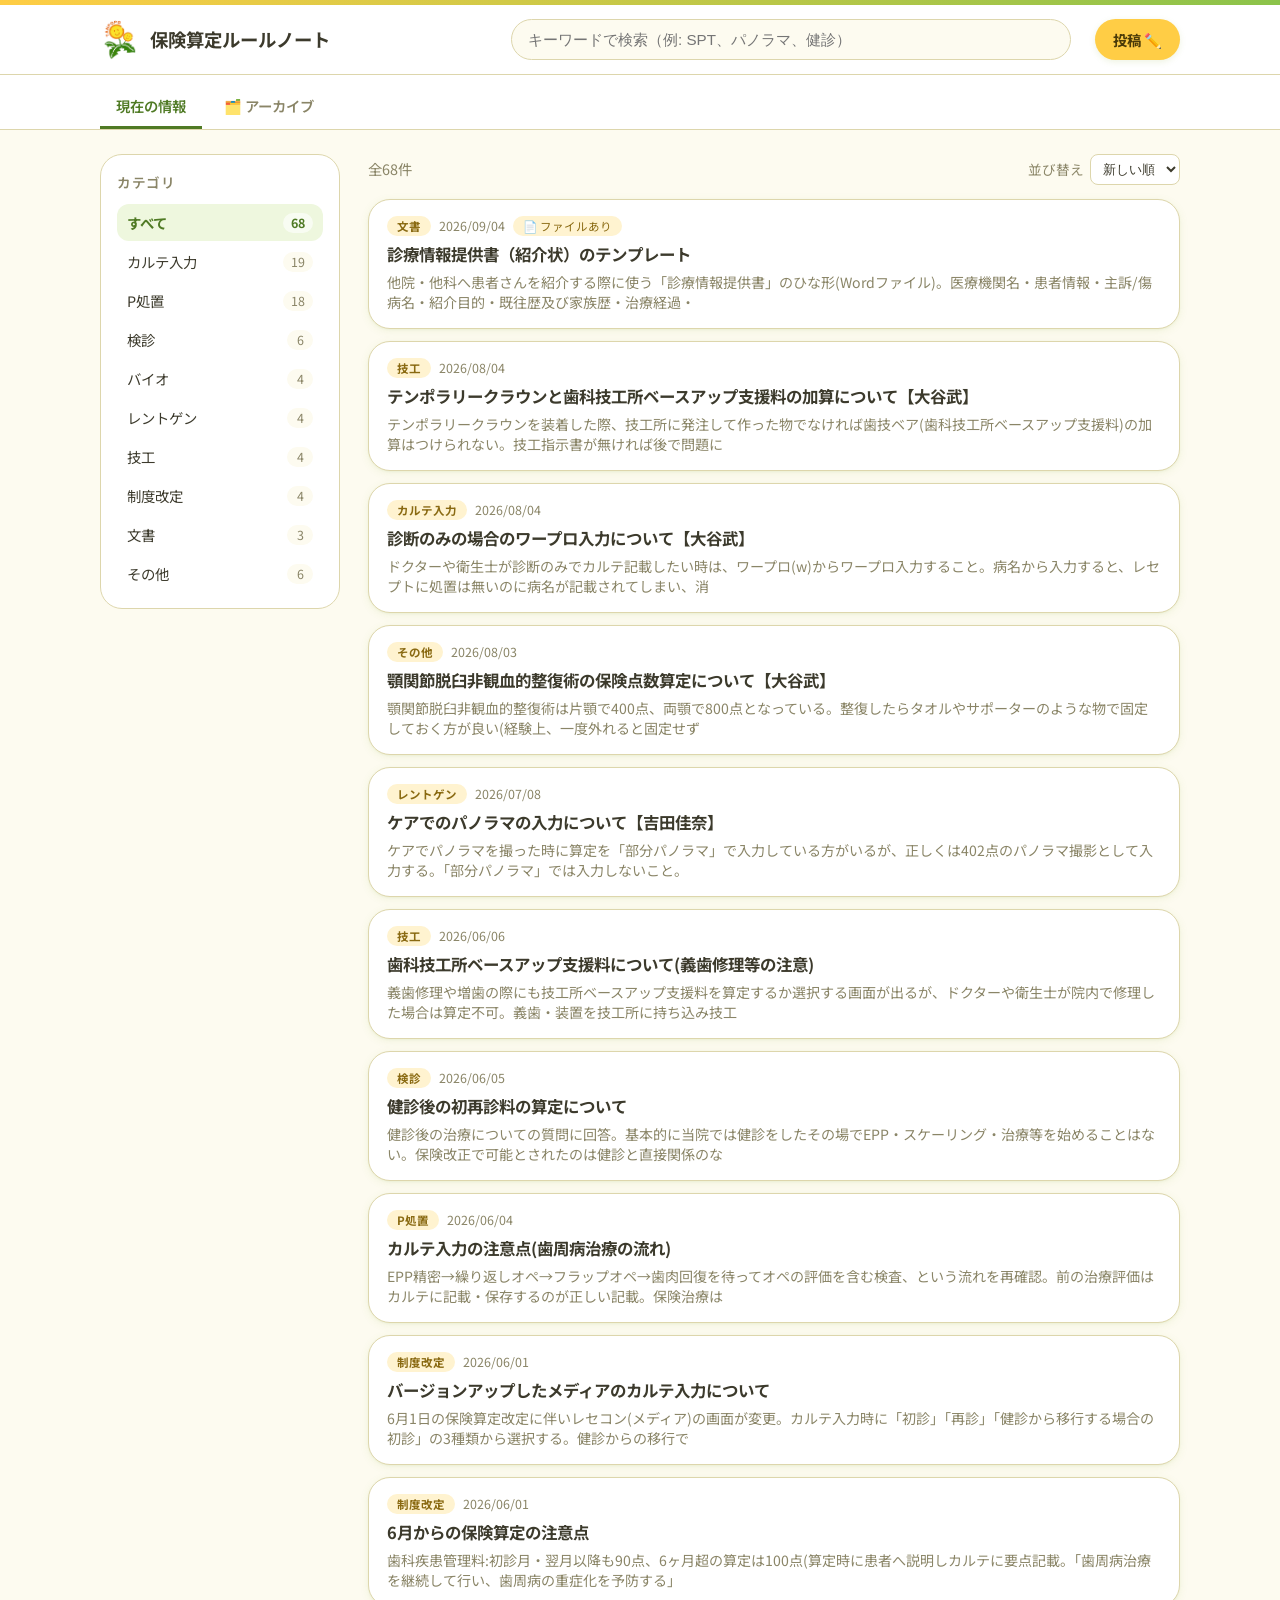
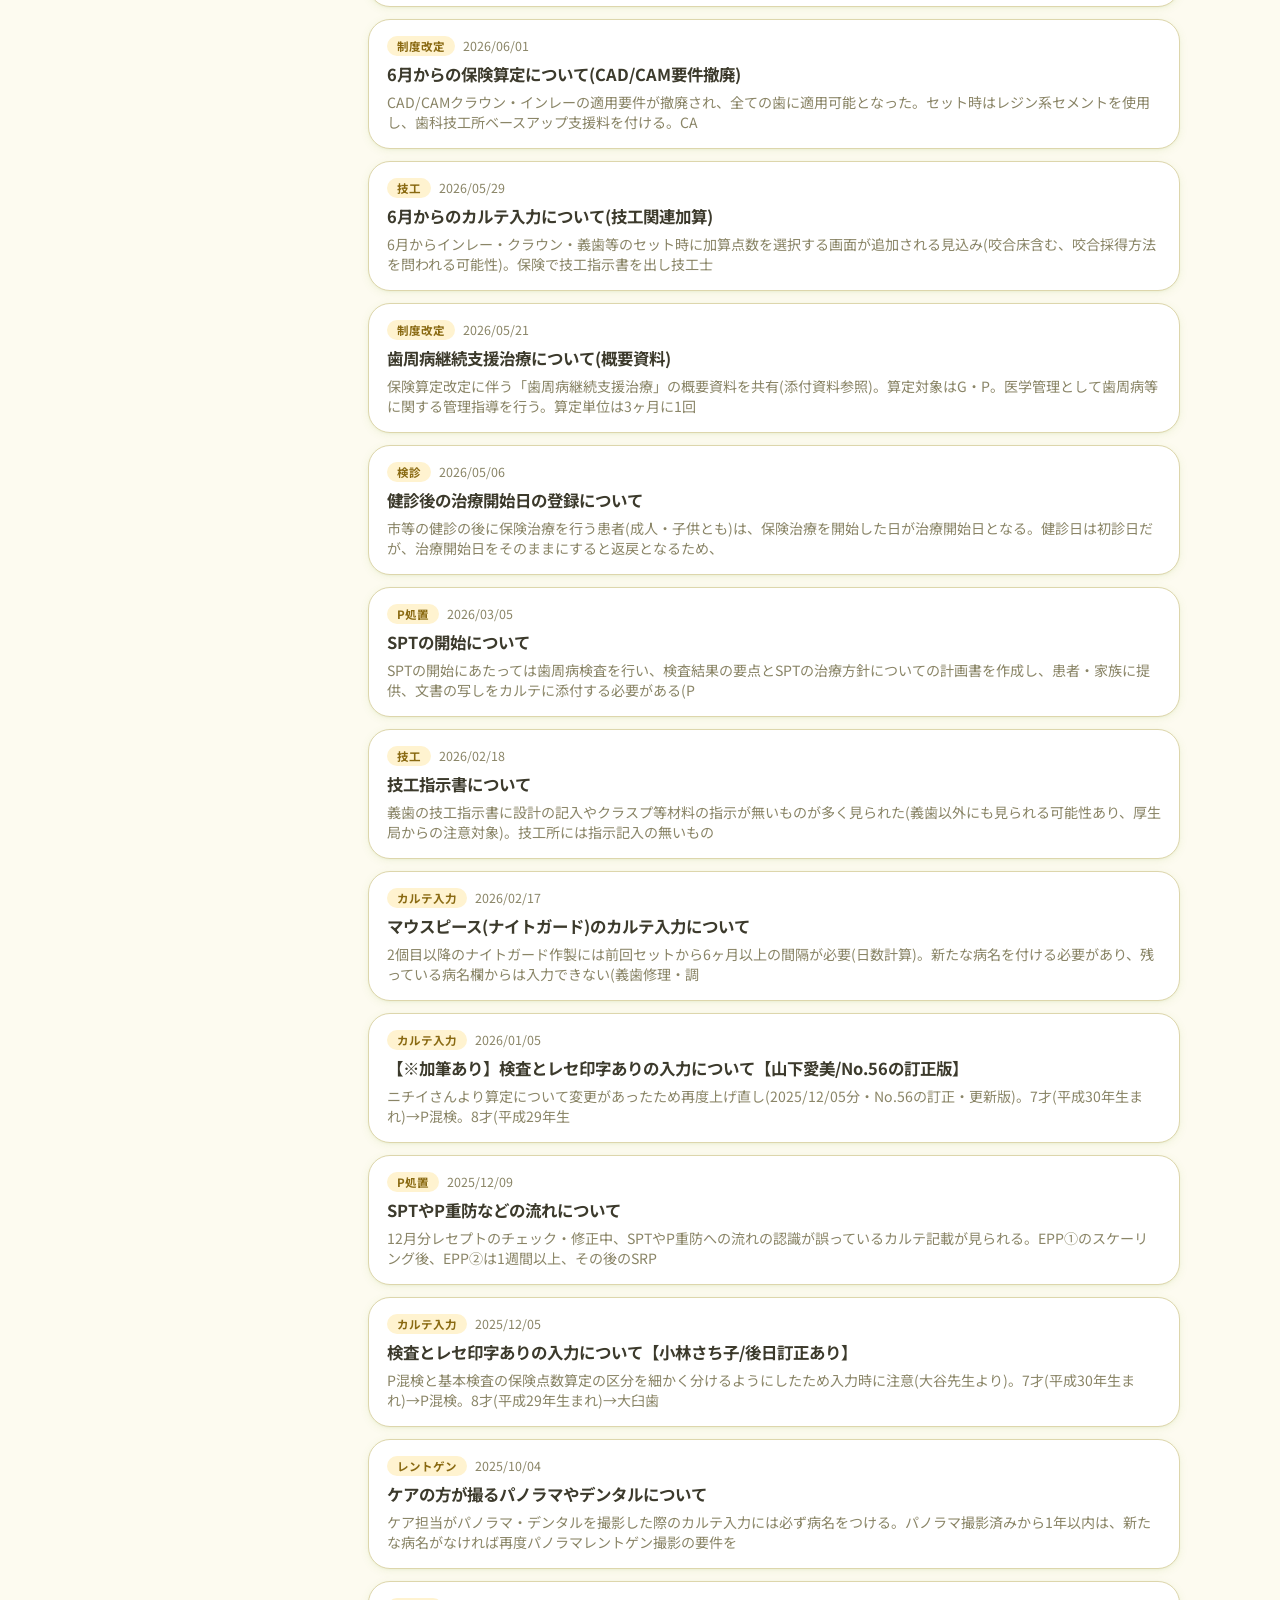
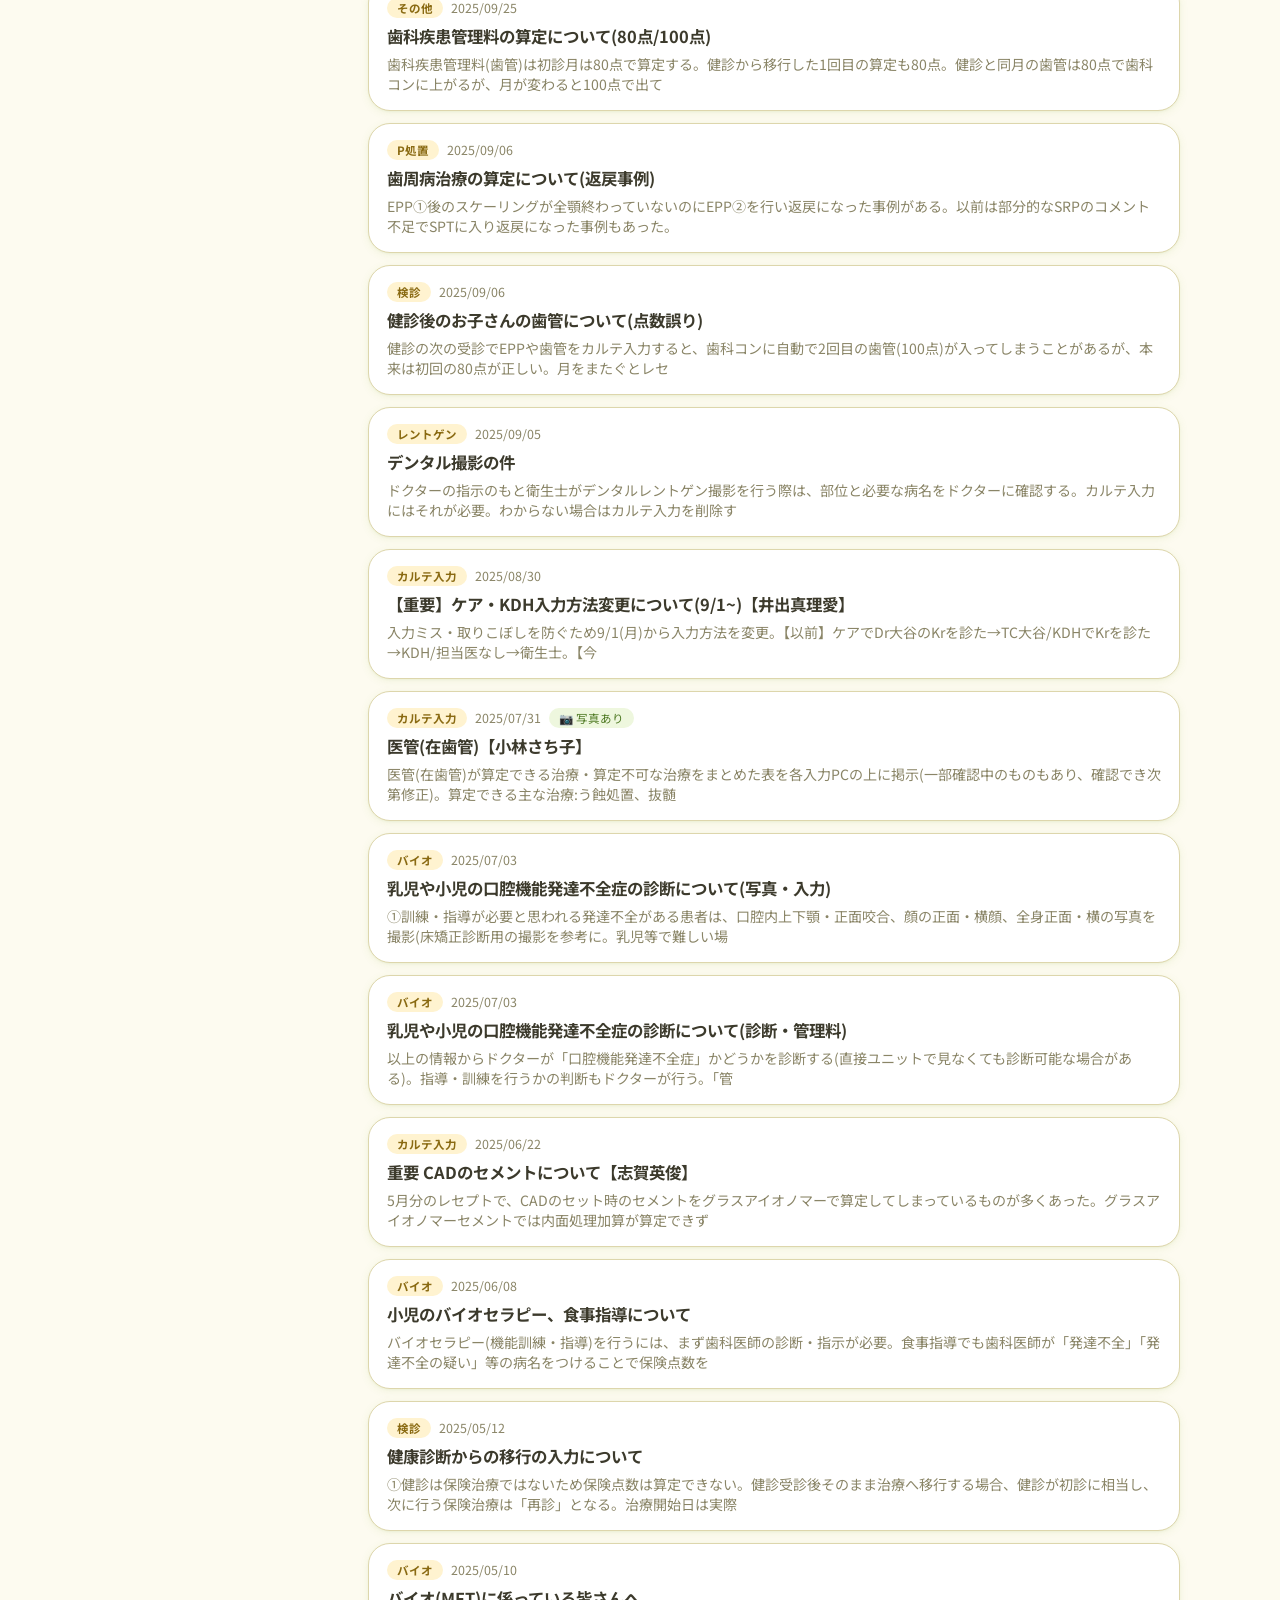
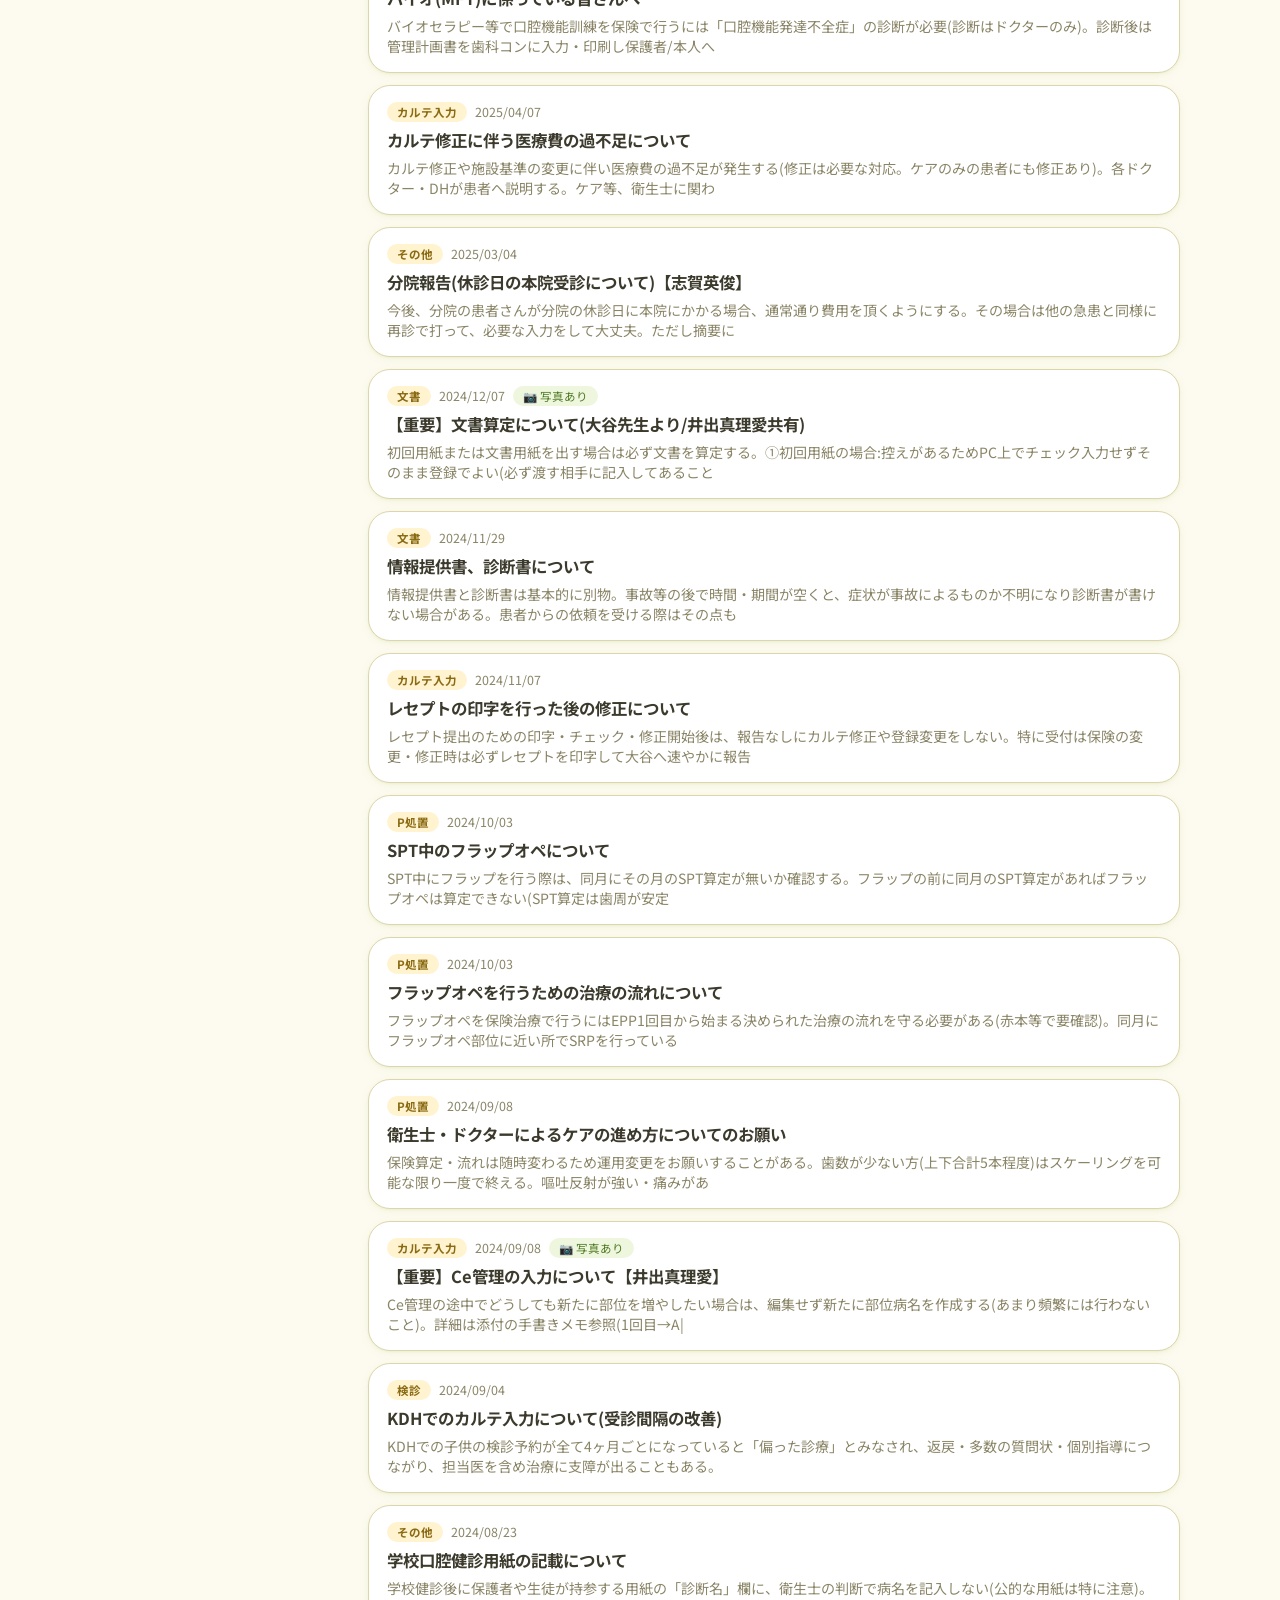
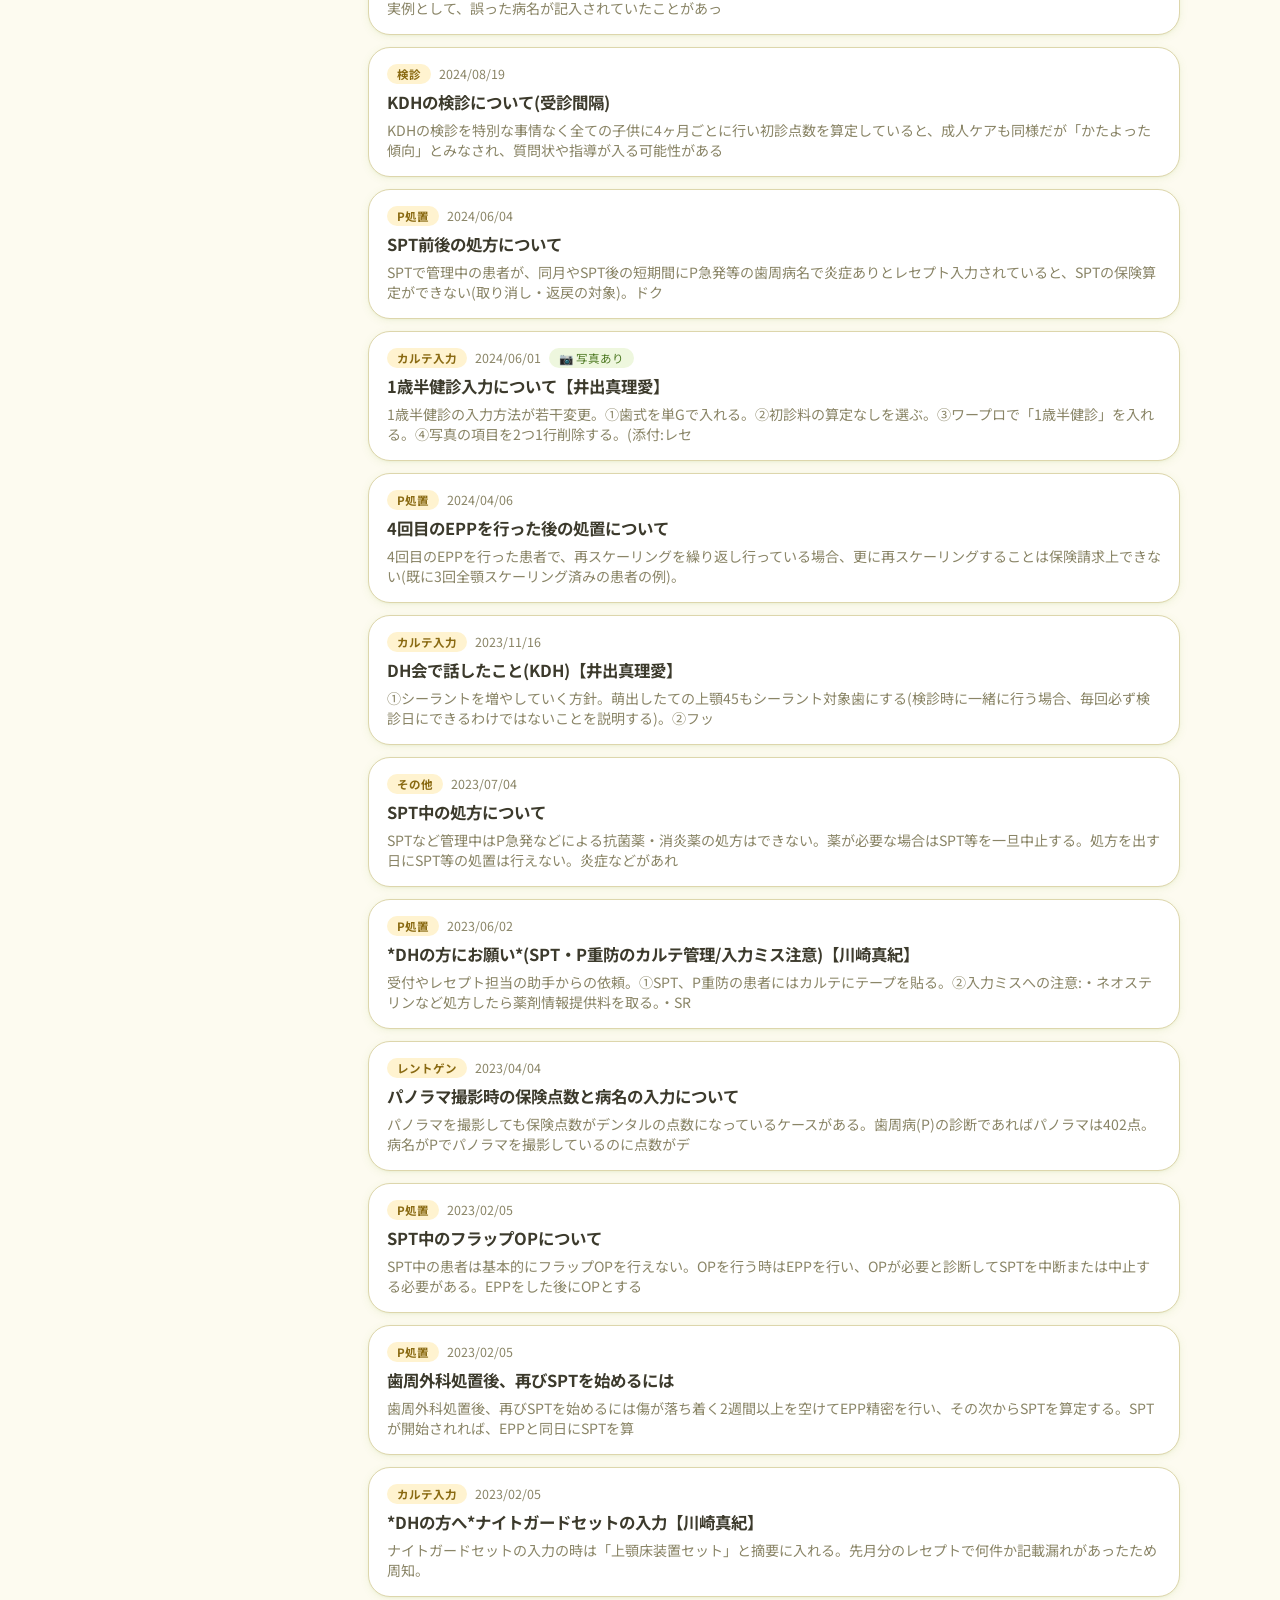
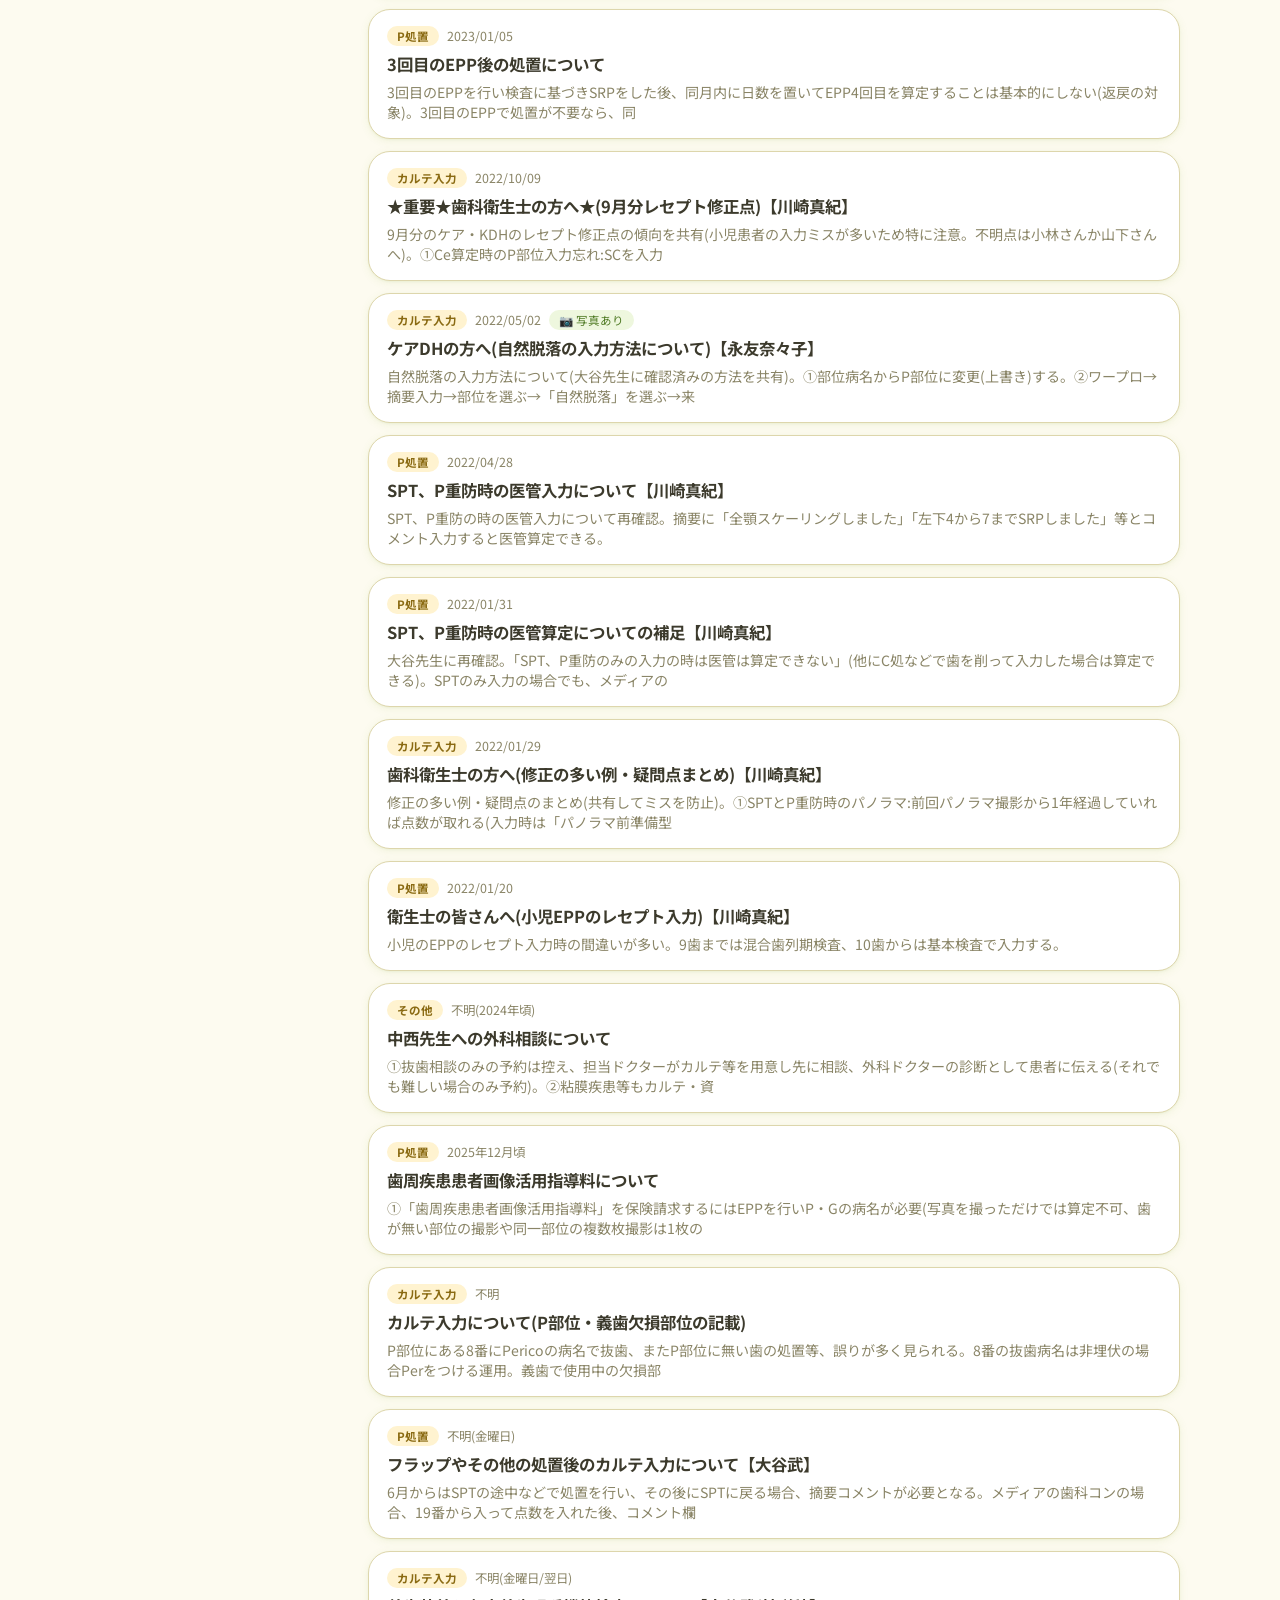
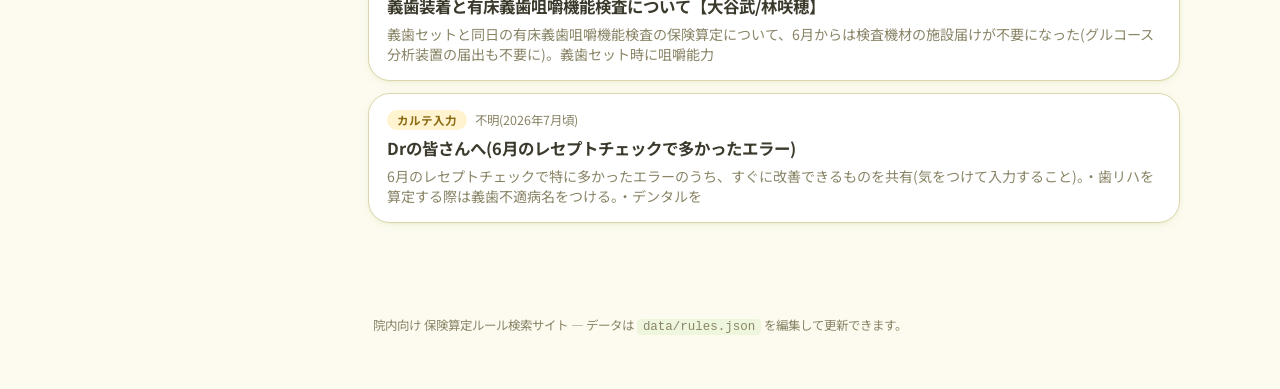
<file: index.html>
<!doctype html>
<html lang="ja">
<head>
<meta charset="UTF-8">
<meta name="viewport" content="width=device-width, initial-scale=1">
<title>保険算定ルールノート</title>
<meta name="description" content="保険算定で間違えやすいルールをキーワード検索でまとめて読めるナレッジサイト">
<link rel="icon" type="image/png" href="assets/logo-tanpopo.png">
<link rel="preconnect" href="https://fonts.googleapis.com">
<link rel="preconnect" href="https://fonts.gstatic.com" crossorigin>
<link href="https://fonts.googleapis.com/css2?family=Noto+Sans+JP:wght@400;500;600;700&display=swap" rel="stylesheet">
<link rel="stylesheet" href="assets/style.css">
</head>
<body>

<header class="site-header">
  <div class="header-inner">
    <a class="brand" href="#/">
      <img class="brand-mark" src="assets/logo-tanpopo.png" alt="" aria-hidden="true">
      <span class="brand-text">
        <span class="brand-title">保険算定ルールノート</span>
      </span>
    </a>
    <div class="search-wrap">
      <label class="sr-only" for="search-input">キーワード検索</label>
      <input id="search-input" type="search" autocomplete="off"
             placeholder="キーワードで検索（例: SPT、パノラマ、健診）">
      <button id="search-clear" type="button" aria-label="検索をクリア">&times;</button>
    </div>
    <button id="post-open-btn" type="button" class="post-open-btn">投稿 ✏️</button>
  </div>
</header>

<div class="view-tabs-wrap">
  <div class="view-tabs" role="tablist" aria-label="表示切り替え">
    <button type="button" class="view-tab active" data-view="current" role="tab" aria-selected="true">
      現在の情報
    </button>
    <button type="button" class="view-tab" data-view="archived" role="tab" aria-selected="false">
      🗂️ アーカイブ
    </button>
  </div>
</div>

<main class="layout">
  <aside class="sidebar" id="sidebar">
    <h2 class="sidebar-title">カテゴリ</h2>
    <ul id="category-list" class="category-list"></ul>
  </aside>

  <section class="content">
    <div class="content-toolbar">
      <p id="result-count" class="result-count" role="status" aria-live="polite"></p>
      <label class="sort-label">
        並び替え
        <select id="sort-select">
          <option value="date-desc">新しい順</option>
          <option value="date-asc">古い順</option>
          <option value="no-asc">No.順</option>
          <option value="views-desc">閲覧数順</option>
        </select>
      </label>
    </div>

    <ul id="rule-list" class="rule-list"></ul>

    <p id="empty-state" class="empty-state" hidden>
      該当するルールが見つかりませんでした。別のキーワードで検索してください。
    </p>
  </section>
</main>

<div id="detail-overlay" class="detail-overlay" hidden>
  <div class="detail-panel" role="dialog" aria-modal="true" aria-labelledby="detail-title">
    <button id="detail-close" class="detail-close" type="button" aria-label="閉じる">&times;</button>
    <div id="detail-body" class="detail-body"></div>
  </div>
</div>

<div id="post-overlay" class="detail-overlay" hidden>
  <div class="detail-panel post-panel" role="dialog" aria-modal="true" aria-labelledby="post-title">
    <button id="post-close" class="detail-close" type="button" aria-label="閉じる">&times;</button>
    <h2 id="post-title" class="post-title">投稿フォームを開く</h2>
    <p class="post-desc">院内共通のパスワードを入力してください。</p>
    <form id="post-form" class="post-form" autocomplete="off">
      <label class="sr-only" for="post-password">パスワード</label>
      <input id="post-password" type="password" placeholder="パスワード" autocomplete="off">
      <button type="submit">開く</button>
    </form>
    <p id="post-error" class="post-error" hidden>パスワードが違います。</p>
  </div>
</div>

<footer class="site-footer">
  <p>院内向け 保険算定ルール検索サイト &mdash; データは <code>data/rules.json</code> を編集して更新できます。</p>
</footer>

<script src="assets/app.js"></script>
</body>
</html>
</file>
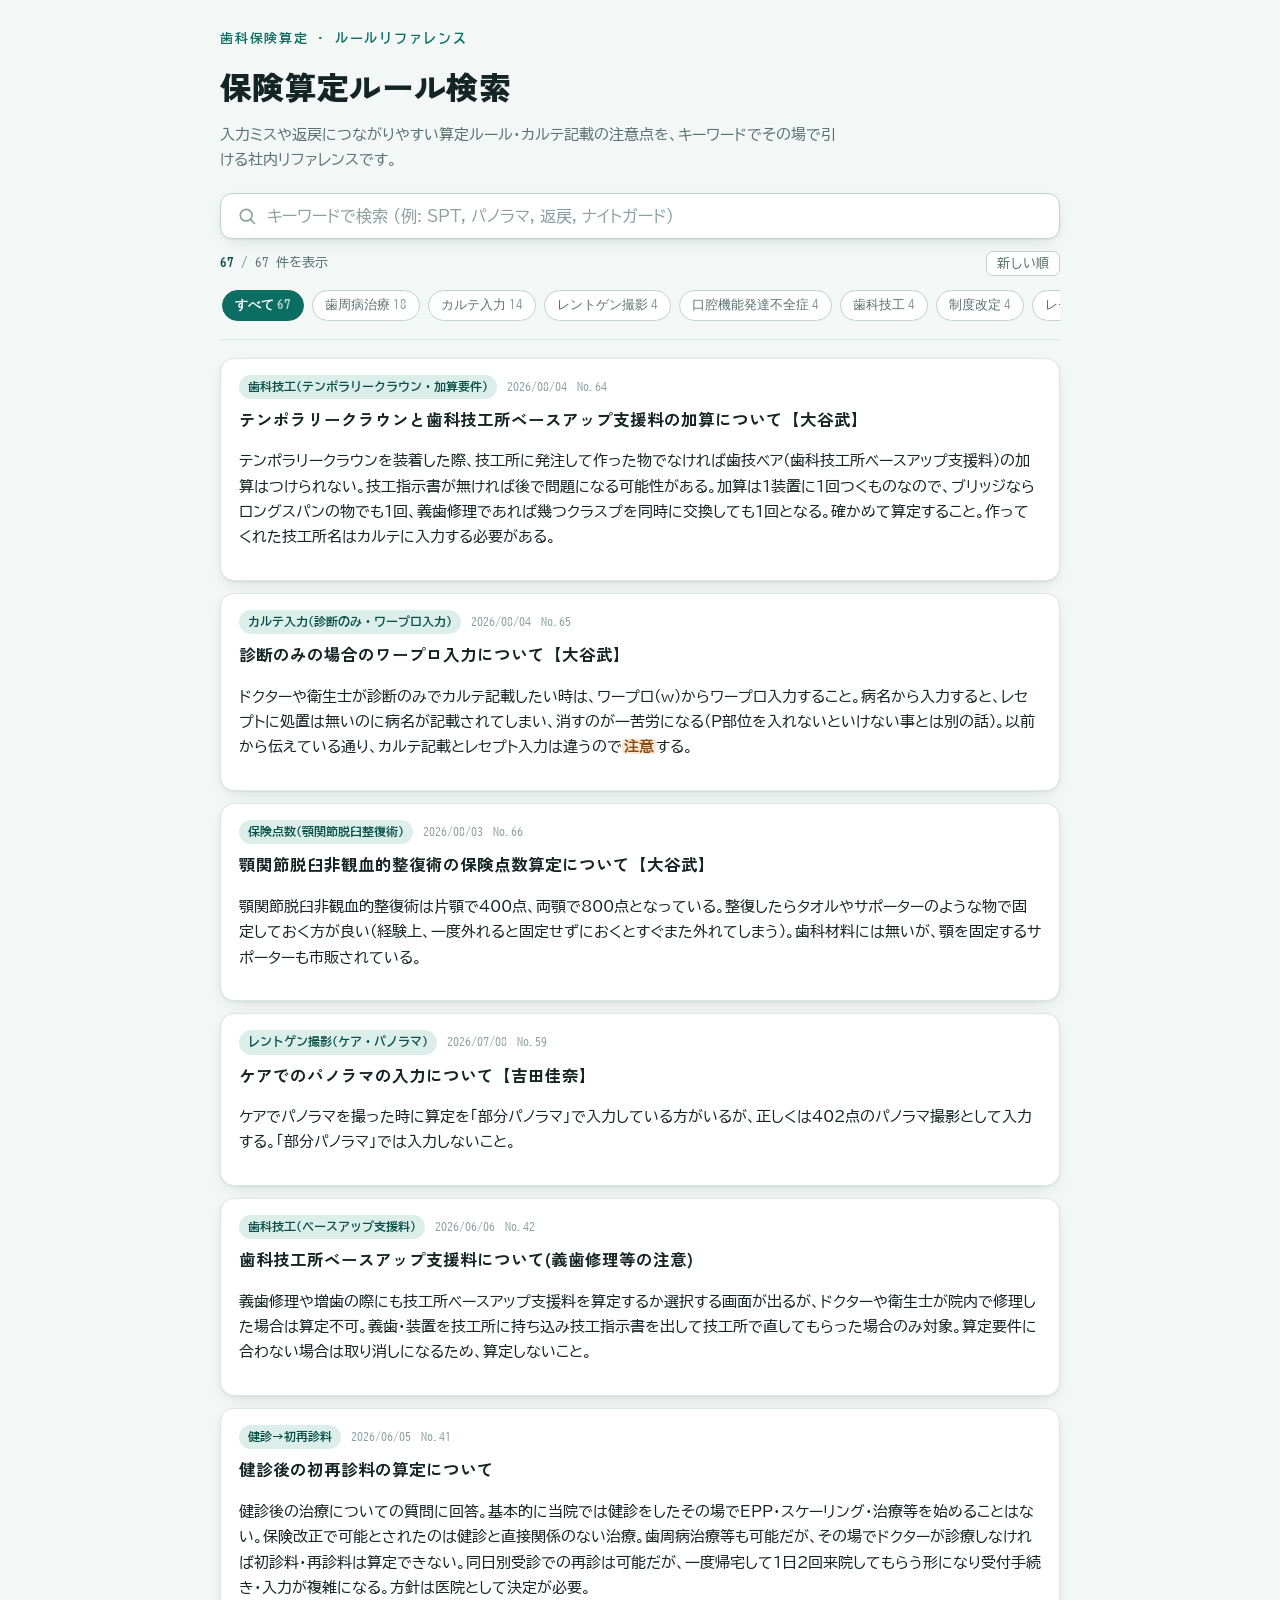
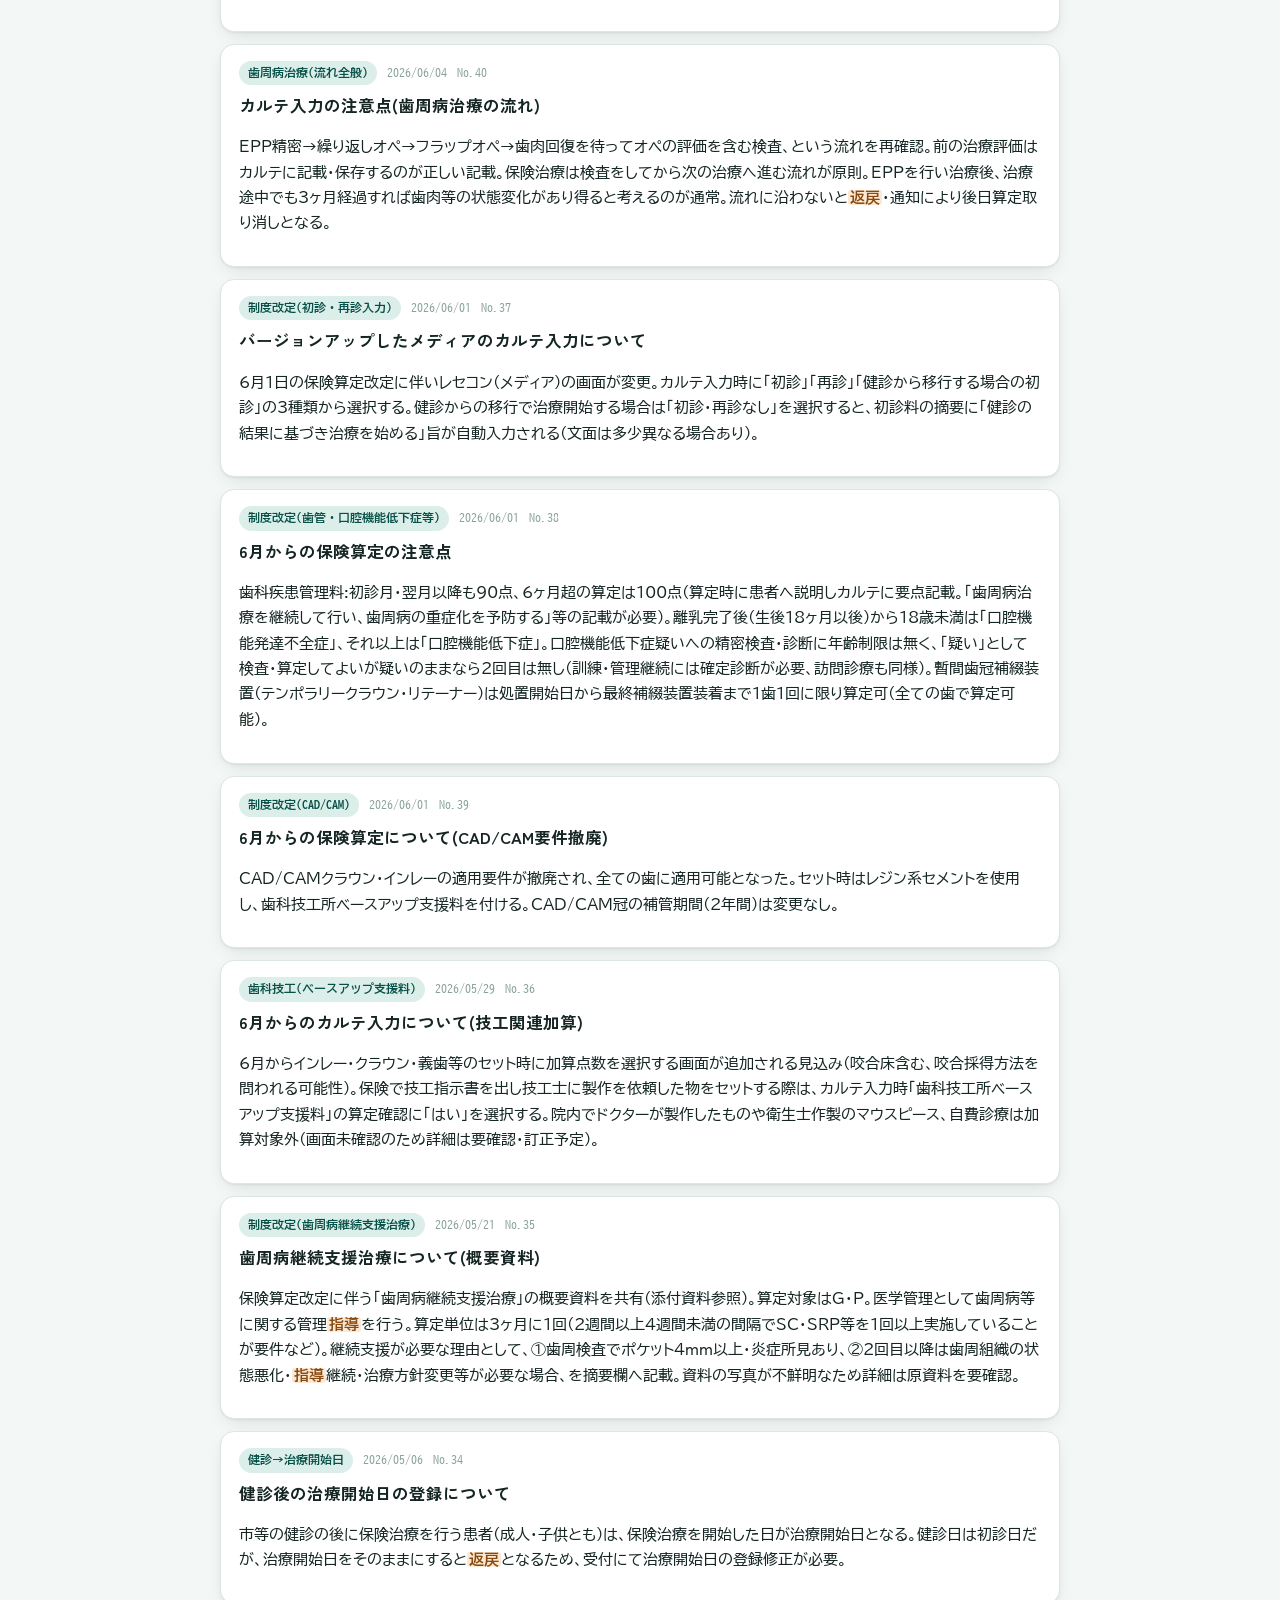
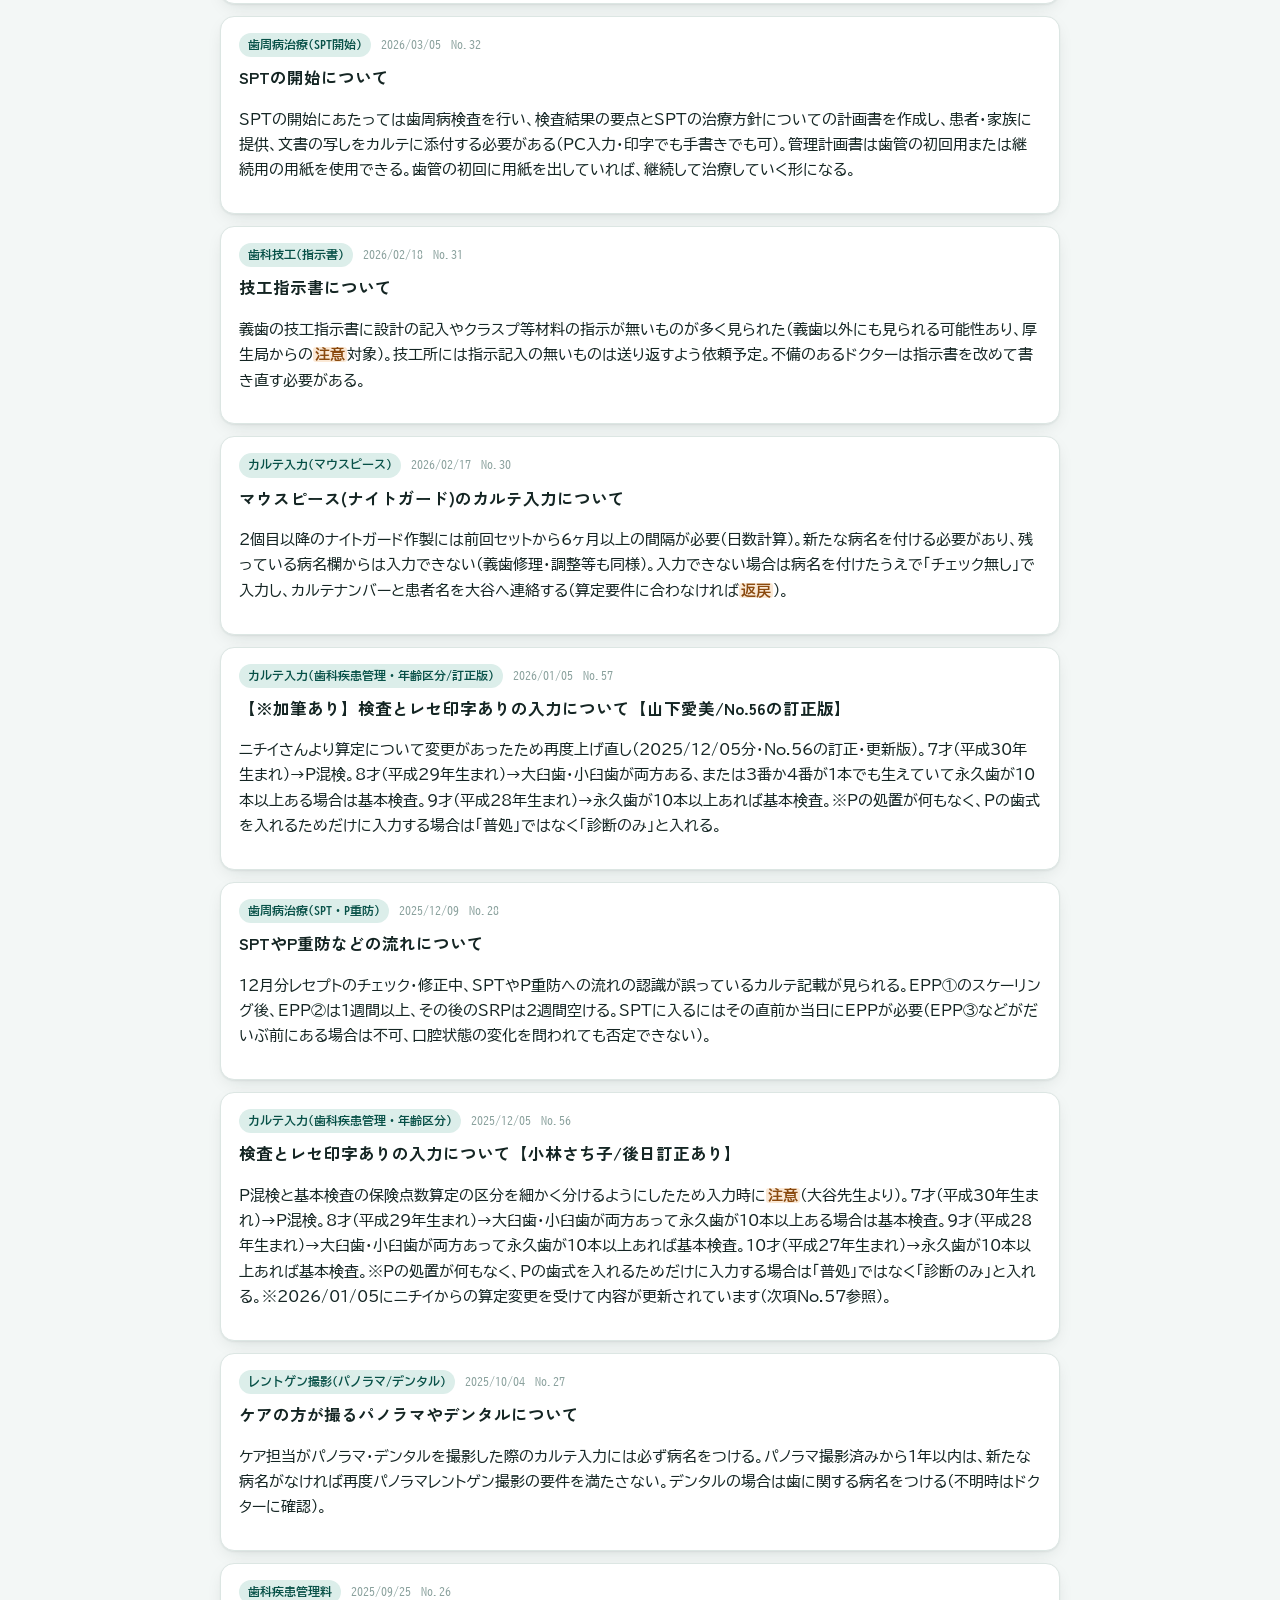
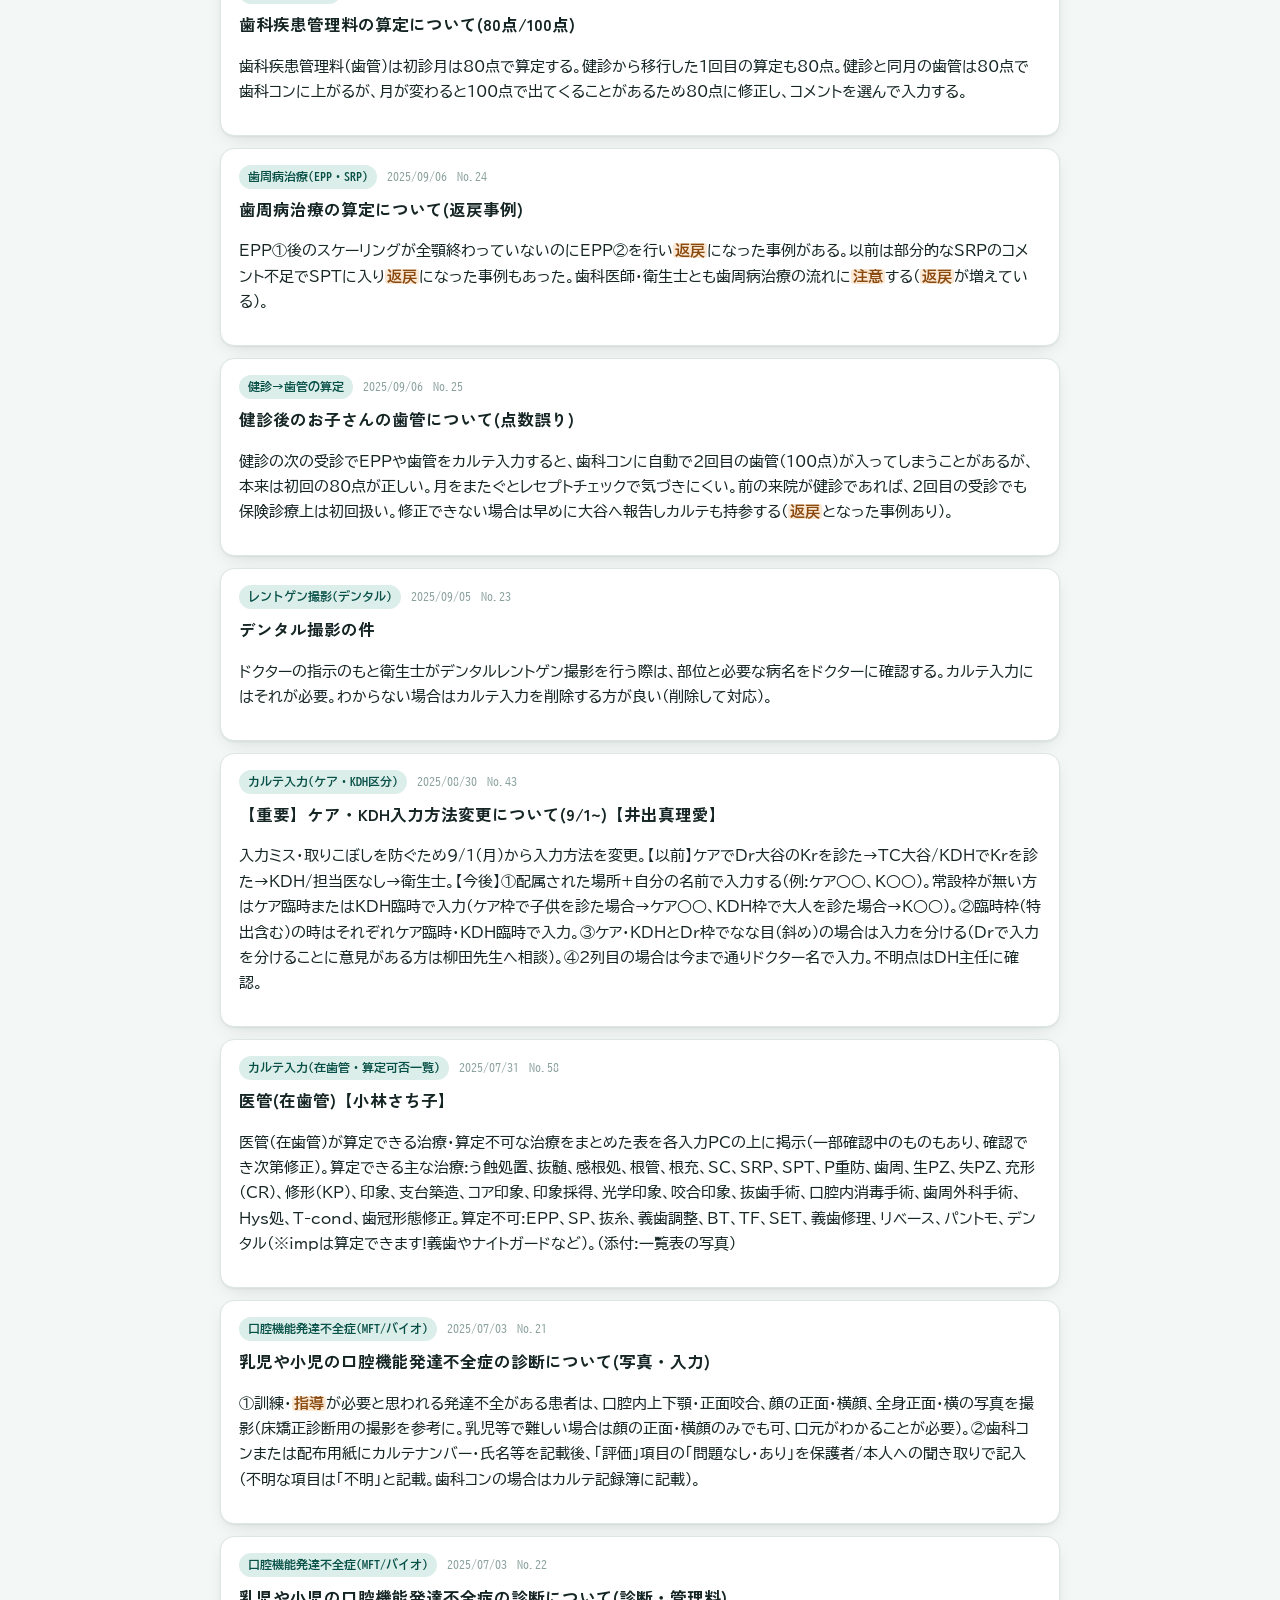
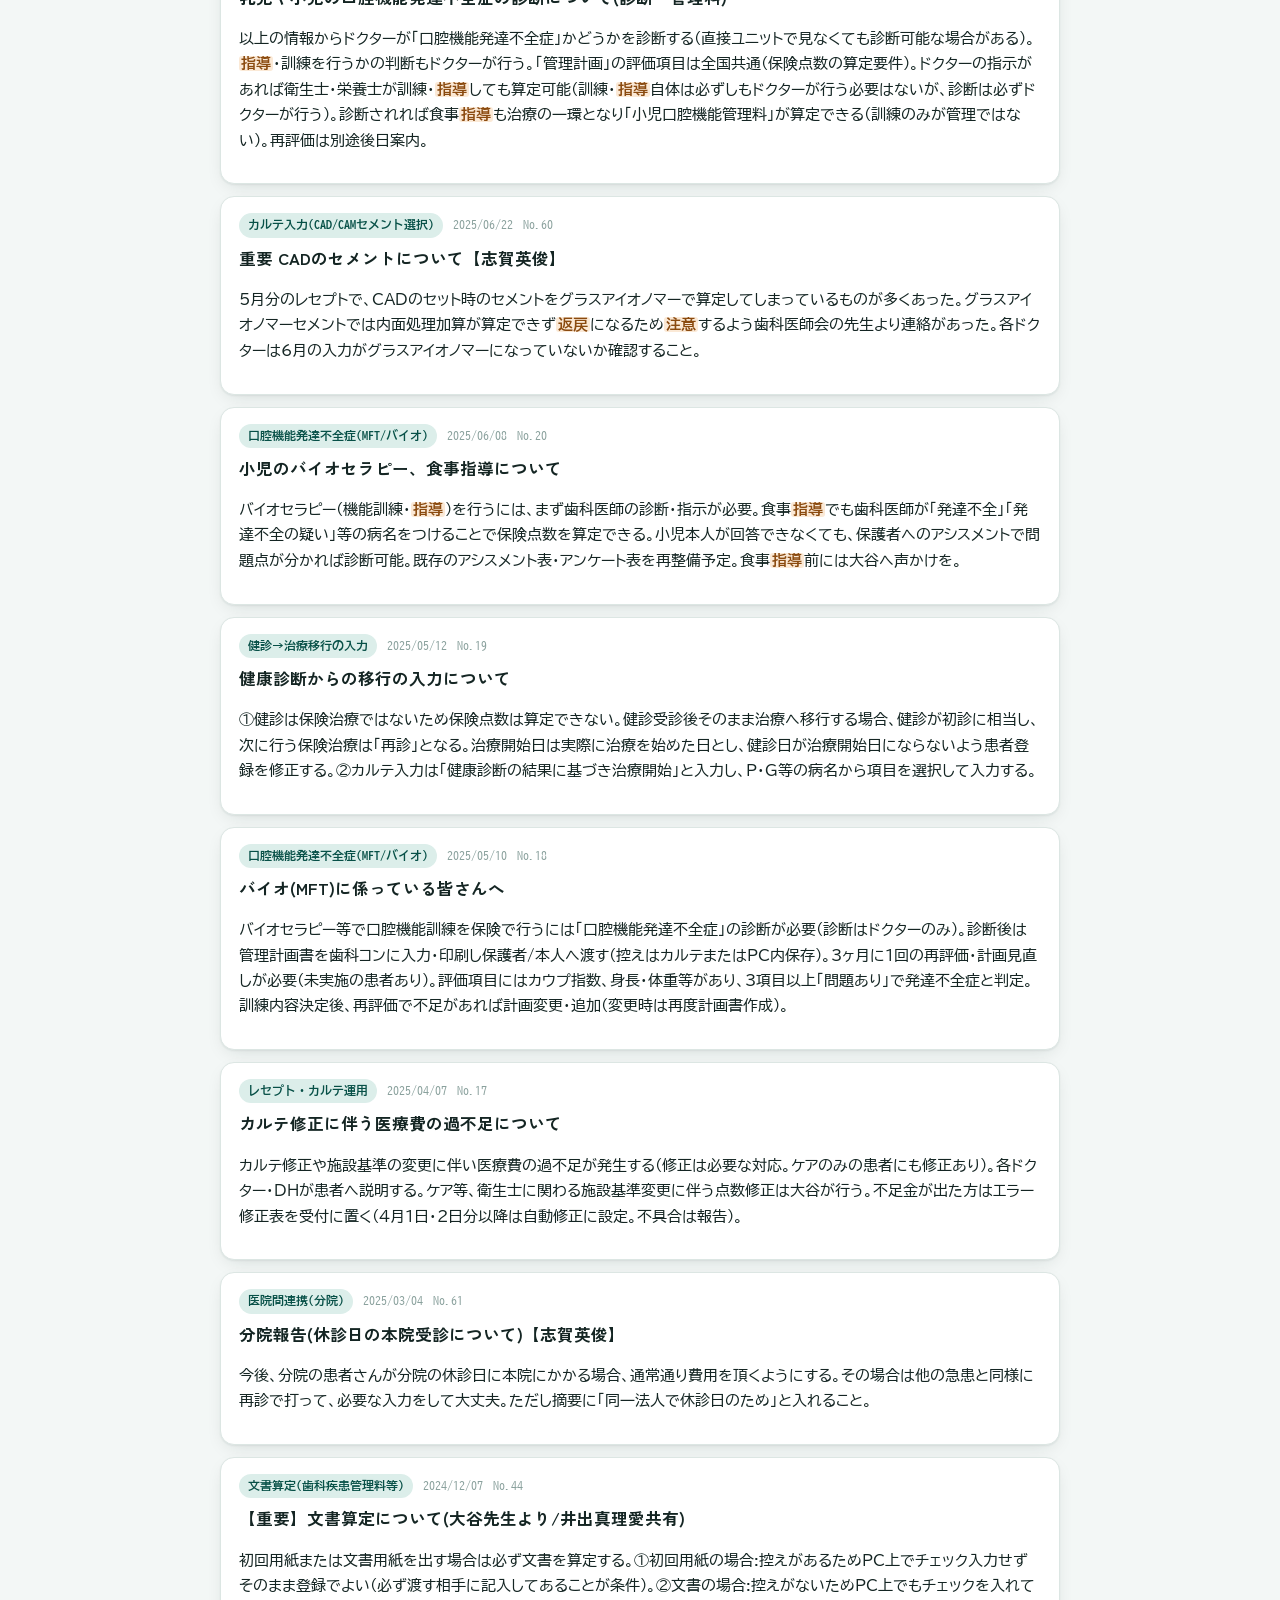
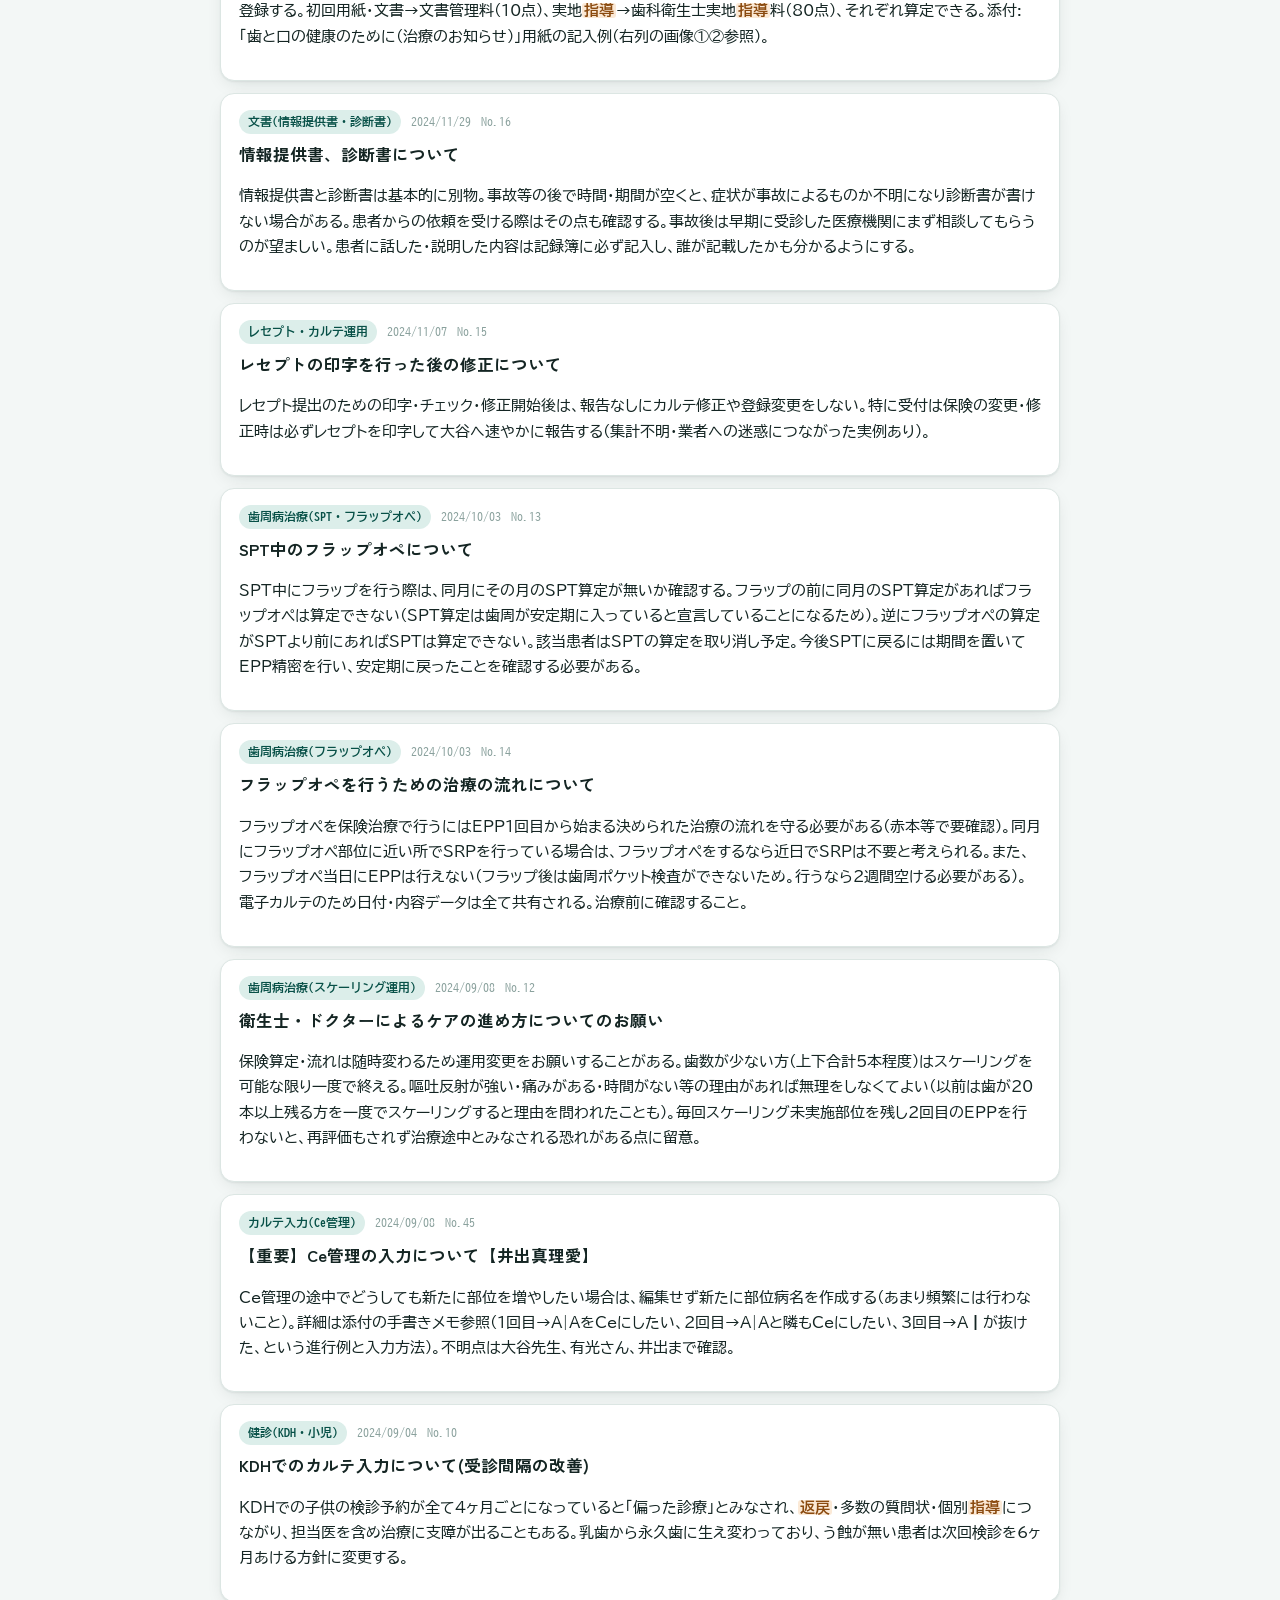
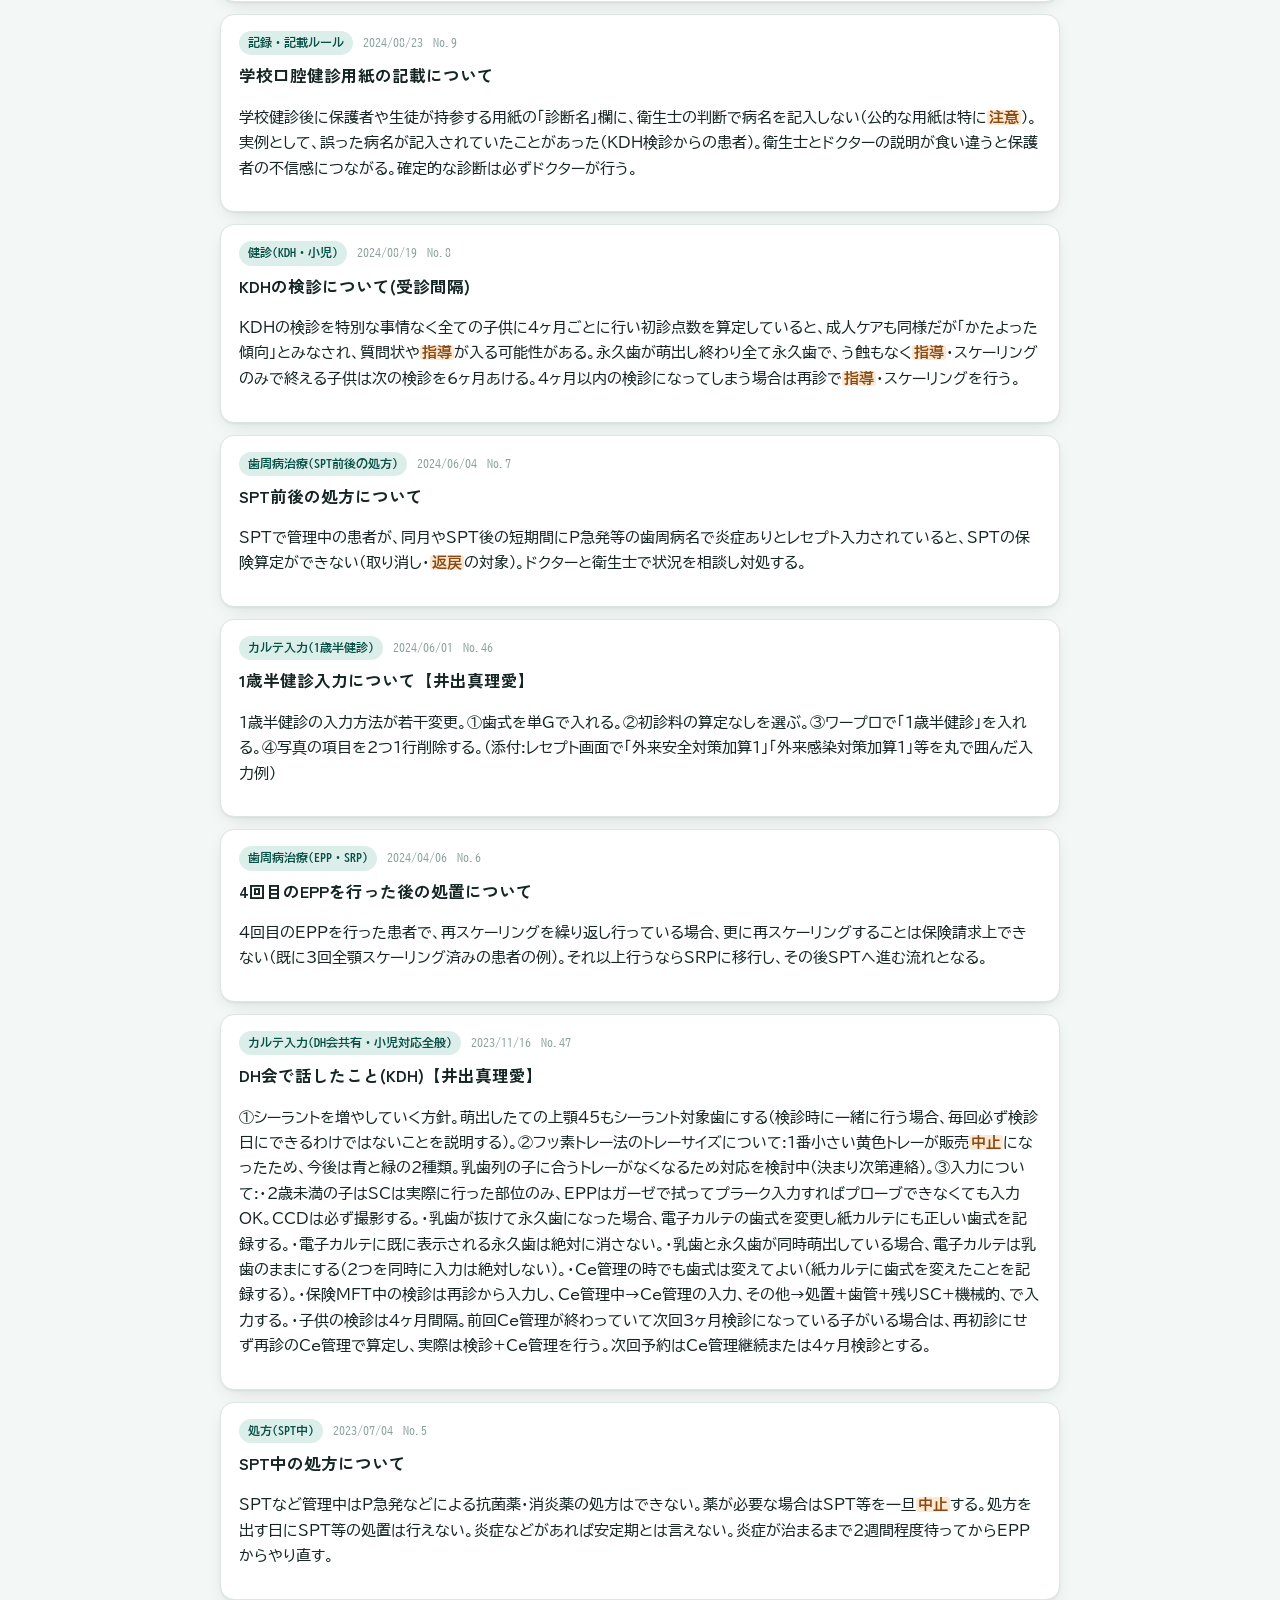
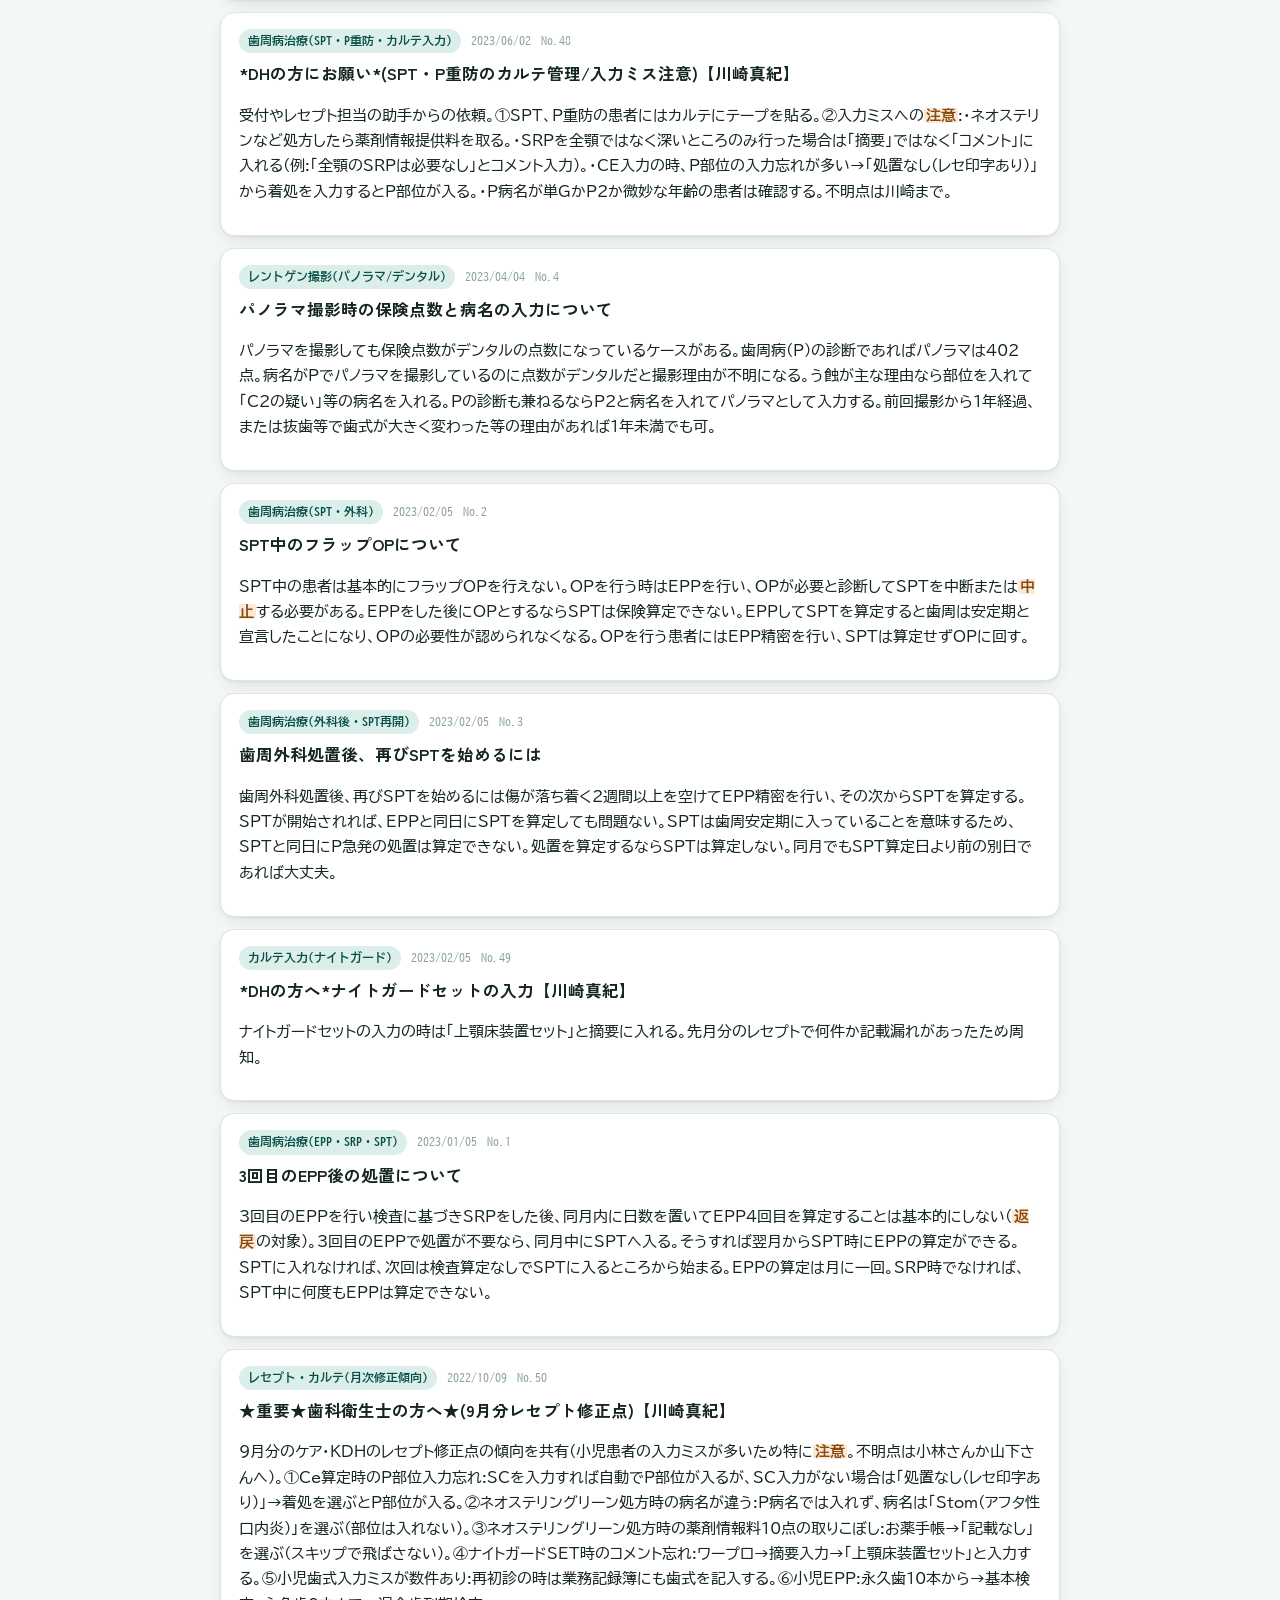
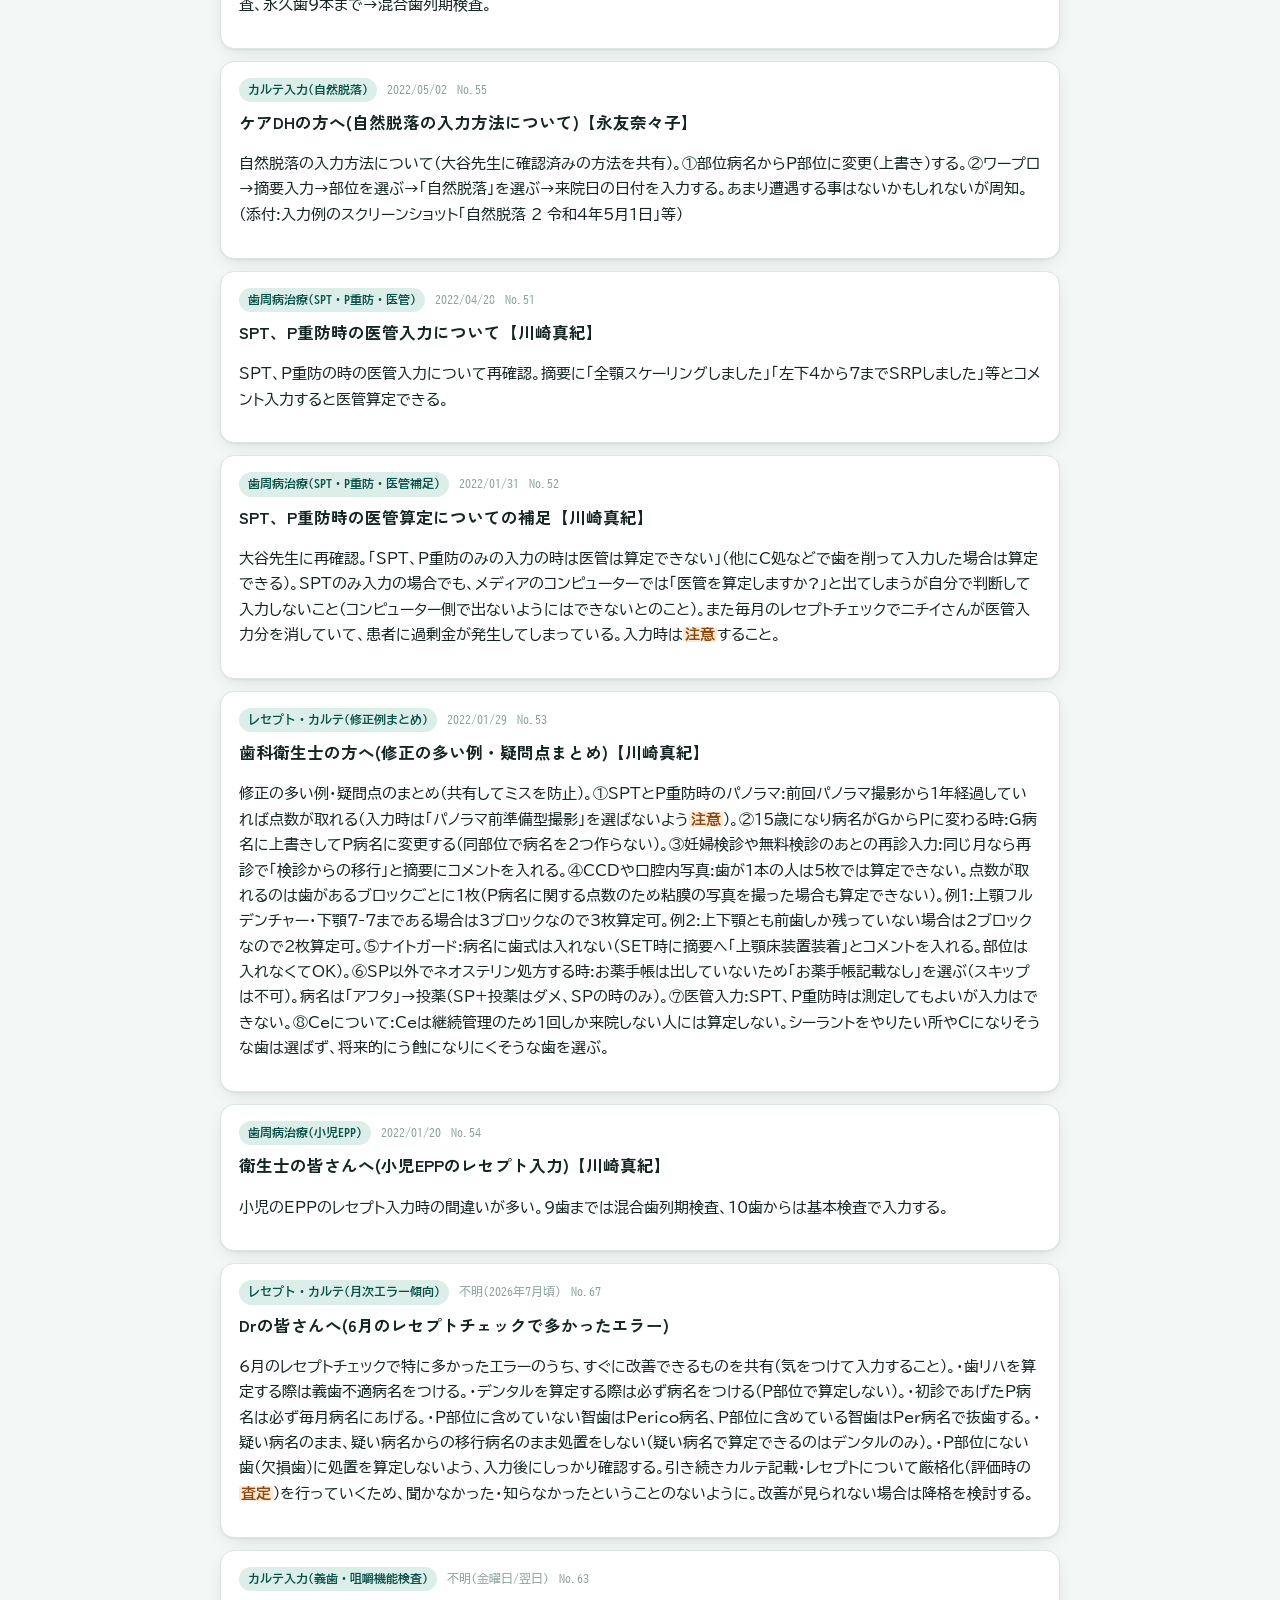
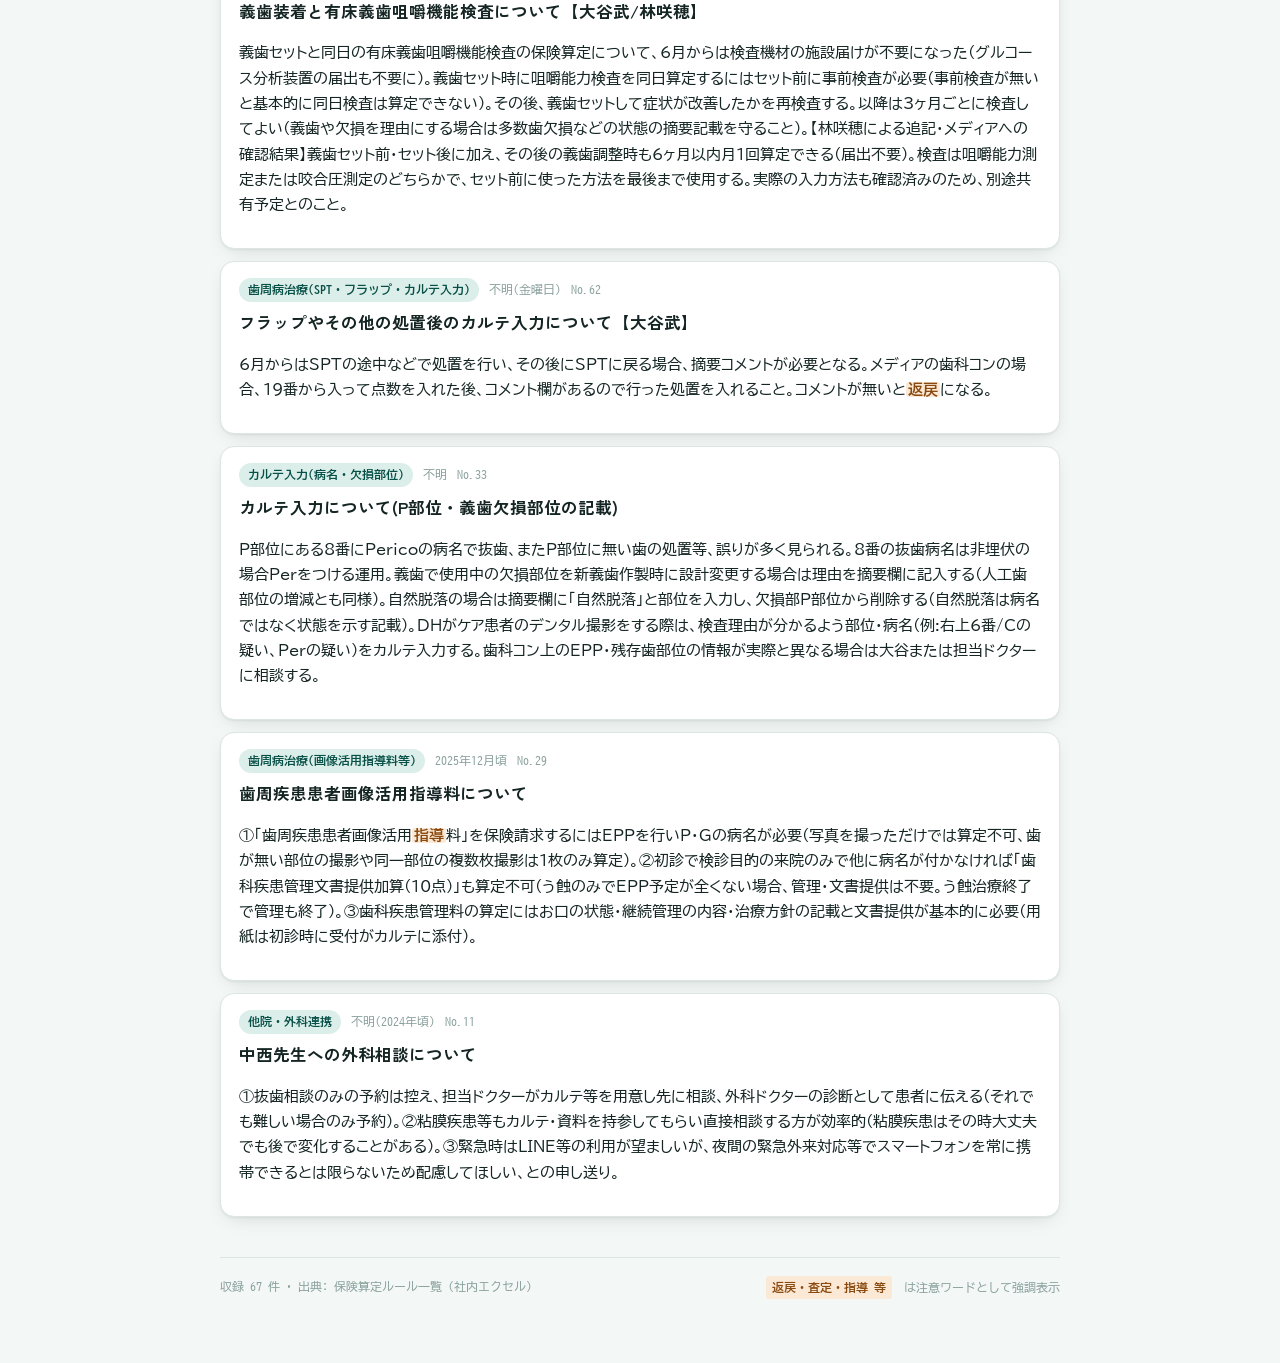
<file: site/index.html>
<!doctype html>
<html lang="ja">
<head>
<meta charset="UTF-8">
<meta name="viewport" content="width=device-width, initial-scale=1">
<title>保険算定ルール検索</title>
<meta name="description" content="歯科の保険算定・カルテ入力で間違いやすいルールをキーワードで検索できる社内リファレンス">
<style>
  @import url('https://fonts.googleapis.com/css2?family=Zen+Kaku+Gothic+New:wght@500;700;900&family=BIZ+UDPGothic:wght@400;700&family=BIZ+UDGothic:wght@400;700&display=swap');

  :root {
    --bg: #F3F7F6;
    --surface: #FFFFFF;
    --surface-2: #E9F1EF;
    --border: #DCE6E3;
    --border-strong: #C2D3CF;
    --ink: #142523;
    --ink-muted: #5A7370;
    --ink-faint: #8AA19D;
    --accent: #0C6E63;
    --accent-strong: #075047;
    --accent-soft: #DCEEEA;
    --accent-on: #FFFFFF;
    --risk-bg: #FBE9D6;
    --risk-ink: #8A4A0F;
    --hit-bg: #FFE27A;
    --hit-ink: #4A3900;
    --shadow: 0 1px 2px rgba(15, 40, 36, 0.06), 0 6px 20px -8px rgba(15, 40, 36, 0.18);
  }

  @media (prefers-color-scheme: dark) {
    :root:not([data-theme="light"]) {
      --bg: #0D1613;
      --surface: #15211D;
      --surface-2: #1C2B26;
      --border: #2A3B35;
      --border-strong: #3A5049;
      --ink: #E9F3F0;
      --ink-muted: #9BB5AF;
      --ink-faint: #6E8983;
      --accent: #55C9B6;
      --accent-strong: #86DDCC;
      --accent-soft: #1B332E;
      --accent-on: #06201B;
      --risk-bg: #3B2A16;
      --risk-ink: #F0B876;
      --hit-bg: #6B5A16;
      --hit-ink: #FBEEB0;
      --shadow: 0 1px 2px rgba(0, 0, 0, 0.3), 0 8px 24px -8px rgba(0, 0, 0, 0.5);
    }
  }

  :root[data-theme="dark"] {
    --bg: #0D1613;
    --surface: #15211D;
    --surface-2: #1C2B26;
    --border: #2A3B35;
    --border-strong: #3A5049;
    --ink: #E9F3F0;
    --ink-muted: #9BB5AF;
    --ink-faint: #6E8983;
    --accent: #55C9B6;
    --accent-strong: #86DDCC;
    --accent-soft: #1B332E;
    --accent-on: #06201B;
    --risk-bg: #3B2A16;
    --risk-ink: #F0B876;
    --hit-bg: #6B5A16;
    --hit-ink: #FBEEB0;
    --shadow: 0 1px 2px rgba(0, 0, 0, 0.3), 0 8px 24px -8px rgba(0, 0, 0, 0.5);
  }

  * { box-sizing: border-box; }
  html, body { margin: 0; padding: 0; }

  body {
    background: var(--bg);
    color: var(--ink);
    font-family: "BIZ UDPGothic", "Hiragino Sans", "Yu Gothic", sans-serif;
    line-height: 1.75;
    -webkit-font-smoothing: antialiased;
  }

  ::selection { background: var(--hit-bg); color: var(--hit-ink); }

  h1, h2 {
    font-family: "Zen Kaku Gothic New", "BIZ UDPGothic", sans-serif;
    text-wrap: balance;
    margin: 0;
  }

  .app {
    max-width: 880px;
    margin: 0 auto;
    padding: 0 20px 64px;
  }

  /* ---- Top bar ---- */
  .topbar {
    position: sticky;
    top: 0;
    z-index: 10;
    background: var(--bg);
    padding-top: 28px;
    padding-bottom: 14px;
    border-bottom: 1px solid var(--border);
  }

  .eyebrow {
    font-family: "BIZ UDGothic", monospace;
    font-size: 12.5px;
    letter-spacing: 0.14em;
    color: var(--accent);
    margin: 0 0 8px;
    font-weight: 700;
  }

  h1 {
    font-size: clamp(24px, 4.4vw, 32px);
    font-weight: 900;
    color: var(--ink);
    letter-spacing: 0.01em;
  }

  .lede {
    margin: 8px 0 20px;
    color: var(--ink-muted);
    font-size: 14.5px;
    max-width: 56ch;
  }

  .search-row {
    position: relative;
    display: flex;
    align-items: center;
    background: var(--surface);
    border: 1.5px solid var(--border-strong);
    border-radius: 12px;
    box-shadow: var(--shadow);
    transition: border-color 0.15s ease;
  }

  .search-row:focus-within {
    border-color: var(--accent);
  }

  .search-icon {
    flex: none;
    width: 20px;
    height: 20px;
    margin-left: 16px;
    color: var(--ink-faint);
  }

  #search {
    flex: 1;
    border: none;
    background: transparent;
    outline: none;
    padding: 14px 8px 14px 10px;
    font-size: 16px;
    font-family: inherit;
    color: var(--ink);
    min-width: 0;
  }

  #search::placeholder { color: var(--ink-faint); }

  #clearSearch {
    flex: none;
    border: none;
    background: none;
    cursor: pointer;
    color: var(--ink-faint);
    width: 40px;
    height: 40px;
    margin-right: 4px;
    border-radius: 8px;
    font-size: 18px;
    display: none;
    align-items: center;
    justify-content: center;
  }

  #clearSearch:hover { background: var(--surface-2); color: var(--ink); }
  #clearSearch.visible { display: flex; }

  .meta-row {
    display: flex;
    align-items: center;
    justify-content: space-between;
    gap: 12px;
    margin-top: 12px;
    font-size: 13px;
    color: var(--ink-muted);
    font-family: "BIZ UDGothic", monospace;
  }

  .meta-row strong {
    color: var(--accent-strong);
    font-weight: 700;
    font-variant-numeric: tabular-nums;
  }

  #sortToggle {
    border: 1px solid var(--border-strong);
    background: var(--surface);
    color: var(--ink-muted);
    font-family: "BIZ UDGothic", monospace;
    font-size: 12.5px;
    padding: 5px 10px;
    border-radius: 7px;
    cursor: pointer;
  }

  #sortToggle:hover { border-color: var(--accent); color: var(--accent-strong); }

  .chip-row {
    display: flex;
    gap: 8px;
    overflow-x: auto;
    padding: 14px 2px 4px;
    scrollbar-width: thin;
  }

  .chip {
    flex: none;
    border: 1px solid var(--border-strong);
    background: var(--surface);
    color: var(--ink-muted);
    font-size: 12.5px;
    padding: 6px 12px;
    border-radius: 999px;
    cursor: pointer;
    white-space: nowrap;
    font-weight: 500;
  }

  .chip:hover { border-color: var(--accent); color: var(--ink); }

  .chip.active {
    background: var(--accent);
    border-color: var(--accent);
    color: var(--accent-on);
    font-weight: 700;
  }

  .chip .count {
    opacity: 0.7;
    font-family: "BIZ UDGothic", monospace;
    margin-left: 3px;
  }

  /* ---- Results ---- */
  main { padding-top: 18px; }

  .card-list {
    list-style: none;
    margin: 0;
    padding: 0;
    display: flex;
    flex-direction: column;
    gap: 12px;
  }

  .card {
    background: var(--surface);
    border: 1px solid var(--border);
    border-radius: 14px;
    padding: 16px 18px;
    box-shadow: var(--shadow);
  }

  .card-head {
    display: flex;
    align-items: baseline;
    gap: 10px;
    flex-wrap: wrap;
    margin-bottom: 6px;
  }

  .card-no {
    font-family: "BIZ UDGothic", monospace;
    font-variant-numeric: tabular-nums;
    font-size: 12px;
    color: var(--ink-faint);
  }

  .card-date {
    font-family: "BIZ UDGothic", monospace;
    font-variant-numeric: tabular-nums;
    font-size: 12px;
    color: var(--ink-faint);
  }

  .card-tag {
    font-family: "BIZ UDGothic", monospace;
    font-size: 11.5px;
    color: var(--accent-strong);
    background: var(--accent-soft);
    padding: 2px 9px;
    border-radius: 999px;
    font-weight: 700;
  }

  .card-title {
    font-family: "Zen Kaku Gothic New", "BIZ UDPGothic", sans-serif;
    font-weight: 700;
    font-size: 16.5px;
    margin: 2px 0 8px;
    color: var(--ink);
  }

  .card-body {
    font-size: 14.5px;
    color: var(--ink);
    white-space: pre-wrap;
  }

  mark.hit {
    background: var(--hit-bg);
    color: var(--hit-ink);
    padding: 0 2px;
    border-radius: 3px;
  }

  span.risk {
    background: var(--risk-bg);
    color: var(--risk-ink);
    padding: 0 2px;
    border-radius: 3px;
    font-weight: 700;
  }

  .empty {
    text-align: center;
    color: var(--ink-muted);
    padding: 64px 20px;
    font-size: 14.5px;
    display: none;
  }

  .empty.visible { display: block; }

  footer {
    margin-top: 40px;
    padding-top: 18px;
    border-top: 1px solid var(--border);
    color: var(--ink-faint);
    font-size: 12px;
    font-family: "BIZ UDGothic", monospace;
    display: flex;
    justify-content: space-between;
    flex-wrap: wrap;
    gap: 6px;
  }

  .legend {
    display: flex;
    align-items: center;
    gap: 6px;
  }

  @media (max-width: 520px) {
    .app { padding: 0 14px 48px; }
    .card { padding: 13px 14px; }
  }

  @media (prefers-reduced-motion: reduce) {
    * { transition: none !important; }
  }
</style>
</head>
<body>
<div class="app">
  <header class="topbar">
    <p class="eyebrow">歯科保険算定 &middot; ルールリファレンス</p>
    <h1>保険算定ルール検索</h1>
    <p class="lede">入力ミスや返戻につながりやすい算定ルール・カルテ記載の注意点を、キーワードでその場で引ける社内リファレンスです。</p>

    <div class="search-row">
      <svg class="search-icon" viewBox="0 0 24 24" fill="none" stroke="currentColor" stroke-width="2" stroke-linecap="round" stroke-linejoin="round" aria-hidden="true">
        <circle cx="11" cy="11" r="7"></circle>
        <line x1="21" y1="21" x2="16.65" y2="16.65"></line>
      </svg>
      <input id="search" type="text" autocomplete="off" placeholder="キーワードで検索 (例: SPT, パノラマ, 返戻, ナイトガード)" aria-label="キーワード検索">
      <button id="clearSearch" type="button" aria-label="検索をクリア">&times;</button>
    </div>

    <div class="meta-row">
      <span><strong id="matchCount">67</strong>&nbsp;/&nbsp;<span id="totalCount">67</span> 件を表示</span>
      <button id="sortToggle" type="button">新しい順</button>
    </div>

    <div class="chip-row" id="chipRow"></div>
  </header>

  <main>
    <ul class="card-list" id="list"></ul>
    <p class="empty" id="empty">該当するルールが見つかりませんでした。キーワードや絞り込みを変えてお試しください。</p>
  </main>

  <footer>
    <span>収録 <span id="footTotal">67</span> 件 &middot; 出典: 保険算定ルール一覧 (社内エクセル)</span>
    <span class="legend"><span class="risk" style="padding:1px 6px;">返戻・査定・指導 等</span>&nbsp;は注意ワードとして強調表示</span>
  </footer>
</div>

<script>
  const DATA = [{"no": 1, "date": "2023/01/05", "category": "歯周病治療(EPP・SRP・SPT)", "title": "3回目のEPP後の処置について", "content": "3回目のEPPを行い検査に基づきSRPをした後、同月内に日数を置いてEPP4回目を算定することは基本的にしない(返戻の対象)。3回目のEPPで処置が不要なら、同月中にSPTへ入る。そうすれば翌月からSPT時にEPPの算定ができる。SPTに入れなければ、次回は検査算定なしでSPTに入るところから始まる。EPPの算定は月に一回。SRP時でなければ、SPT中に何度もEPPは算定できない。"}, {"no": 2, "date": "2023/02/05", "category": "歯周病治療(SPT・外科)", "title": "SPT中のフラップOPについて", "content": "SPT中の患者は基本的にフラップOPを行えない。OPを行う時はEPPを行い、OPが必要と診断してSPTを中断または中止する必要がある。EPPをした後にOPとするならSPTは保険算定できない。EPPしてSPTを算定すると歯周は安定期と宣言したことになり、OPの必要性が認められなくなる。OPを行う患者にはEPP精密を行い、SPTは算定せずOPに回す。"}, {"no": 3, "date": "2023/02/05", "category": "歯周病治療(外科後・SPT再開)", "title": "歯周外科処置後、再びSPTを始めるには", "content": "歯周外科処置後、再びSPTを始めるには傷が落ち着く2週間以上を空けてEPP精密を行い、その次からSPTを算定する。SPTが開始されれば、EPPと同日にSPTを算定しても問題ない。SPTは歯周安定期に入っていることを意味するため、SPTと同日にP急発の処置は算定できない。処置を算定するならSPTは算定しない。同月でもSPT算定日より前の別日であれば大丈夫。"}, {"no": 4, "date": "2023/04/04", "category": "レントゲン撮影(パノラマ/デンタル)", "title": "パノラマ撮影時の保険点数と病名の入力について", "content": "パノラマを撮影しても保険点数がデンタルの点数になっているケースがある。歯周病(P)の診断であればパノラマは402点。病名がPでパノラマを撮影しているのに点数がデンタルだと撮影理由が不明になる。う蝕が主な理由なら部位を入れて「C2の疑い」等の病名を入れる。Pの診断も兼ねるならP2と病名を入れてパノラマとして入力する。前回撮影から1年経過、または抜歯等で歯式が大きく変わった等の理由があれば1年未満でも可。"}, {"no": 5, "date": "2023/07/04", "category": "処方(SPT中)", "title": "SPT中の処方について", "content": "SPTなど管理中はP急発などによる抗菌薬・消炎薬の処方はできない。薬が必要な場合はSPT等を一旦中止する。処方を出す日にSPT等の処置は行えない。炎症などがあれば安定期とは言えない。炎症が治まるまで2週間程度待ってからEPPからやり直す。"}, {"no": 6, "date": "2024/04/06", "category": "歯周病治療(EPP・SRP)", "title": "4回目のEPPを行った後の処置について", "content": "4回目のEPPを行った患者で、再スケーリングを繰り返し行っている場合、更に再スケーリングすることは保険請求上できない(既に3回全顎スケーリング済みの患者の例)。それ以上行うならSRPに移行し、その後SPTへ進む流れとなる。"}, {"no": 7, "date": "2024/06/04", "category": "歯周病治療(SPT前後の処方)", "title": "SPT前後の処方について", "content": "SPTで管理中の患者が、同月やSPT後の短期間にP急発等の歯周病名で炎症ありとレセプト入力されていると、SPTの保険算定ができない(取り消し・返戻の対象)。ドクターと衛生士で状況を相談し対処する。"}, {"no": 8, "date": "2024/08/19", "category": "健診(KDH・小児)", "title": "KDHの検診について(受診間隔)", "content": "KDHの検診を特別な事情なく全ての子供に4ヶ月ごとに行い初診点数を算定していると、成人ケアも同様だが「かたよった傾向」とみなされ、質問状や指導が入る可能性がある。永久歯が萌出し終わり全て永久歯で、う蝕もなく指導・スケーリングのみで終える子供は次の検診を6ヶ月あける。4ヶ月以内の検診になってしまう場合は再診で指導・スケーリングを行う。"}, {"no": 9, "date": "2024/08/23", "category": "記録・記載ルール", "title": "学校口腔健診用紙の記載について", "content": "学校健診後に保護者や生徒が持参する用紙の「診断名」欄に、衛生士の判断で病名を記入しない(公的な用紙は特に注意)。実例として、誤った病名が記入されていたことがあった(KDH検診からの患者)。衛生士とドクターの説明が食い違うと保護者の不信感につながる。確定的な診断は必ずドクターが行う。"}, {"no": 10, "date": "2024/09/04", "category": "健診(KDH・小児)", "title": "KDHでのカルテ入力について(受診間隔の改善)", "content": "KDHでの子供の検診予約が全て4ヶ月ごとになっていると「偏った診療」とみなされ、返戻・多数の質問状・個別指導につながり、担当医を含め治療に支障が出ることもある。乳歯から永久歯に生え変わっており、う蝕が無い患者は次回検診を6ヶ月あける方針に変更する。"}, {"no": 11, "date": "不明(2024年頃)", "category": "他院・外科連携", "title": "中西先生への外科相談について", "content": "①抜歯相談のみの予約は控え、担当ドクターがカルテ等を用意し先に相談、外科ドクターの診断として患者に伝える(それでも難しい場合のみ予約)。②粘膜疾患等もカルテ・資料を持参してもらい直接相談する方が効率的(粘膜疾患はその時大丈夫でも後で変化することがある)。③緊急時はLINE等の利用が望ましいが、夜間の緊急外来対応等でスマートフォンを常に携帯できるとは限らないため配慮してほしい、との申し送り。"}, {"no": 12, "date": "2024/09/08", "category": "歯周病治療(スケーリング運用)", "title": "衛生士・ドクターによるケアの進め方についてのお願い", "content": "保険算定・流れは随時変わるため運用変更をお願いすることがある。歯数が少ない方(上下合計5本程度)はスケーリングを可能な限り一度で終える。嘔吐反射が強い・痛みがある・時間がない等の理由があれば無理をしなくてよい(以前は歯が20本以上残る方を一度でスケーリングすると理由を問われたことも)。毎回スケーリング未実施部位を残し2回目のEPPを行わないと、再評価もされず治療途中とみなされる恐れがある点に留意。"}, {"no": 13, "date": "2024/10/03", "category": "歯周病治療(SPT・フラップオペ)", "title": "SPT中のフラップオペについて", "content": "SPT中にフラップを行う際は、同月にその月のSPT算定が無いか確認する。フラップの前に同月のSPT算定があればフラップオペは算定できない(SPT算定は歯周が安定期に入っていると宣言していることになるため)。逆にフラップオペの算定がSPTより前にあればSPTは算定できない。該当患者はSPTの算定を取り消し予定。今後SPTに戻るには期間を置いてEPP精密を行い、安定期に戻ったことを確認する必要がある。"}, {"no": 14, "date": "2024/10/03", "category": "歯周病治療(フラップオペ)", "title": "フラップオペを行うための治療の流れについて", "content": "フラップオペを保険治療で行うにはEPP1回目から始まる決められた治療の流れを守る必要がある(赤本等で要確認)。同月にフラップオペ部位に近い所でSRPを行っている場合は、フラップオペをするなら近日でSRPは不要と考えられる。また、フラップオペ当日にEPPは行えない(フラップ後は歯周ポケット検査ができないため。行うなら2週間空ける必要がある)。電子カルテのため日付・内容データは全て共有される。治療前に確認すること。"}, {"no": 15, "date": "2024/11/07", "category": "レセプト・カルテ運用", "title": "レセプトの印字を行った後の修正について", "content": "レセプト提出のための印字・チェック・修正開始後は、報告なしにカルテ修正や登録変更をしない。特に受付は保険の変更・修正時は必ずレセプトを印字して大谷へ速やかに報告する(集計不明・業者への迷惑につながった実例あり)。"}, {"no": 16, "date": "2024/11/29", "category": "文書(情報提供書・診断書)", "title": "情報提供書、診断書について", "content": "情報提供書と診断書は基本的に別物。事故等の後で時間・期間が空くと、症状が事故によるものか不明になり診断書が書けない場合がある。患者からの依頼を受ける際はその点も確認する。事故後は早期に受診した医療機関にまず相談してもらうのが望ましい。患者に話した・説明した内容は記録簿に必ず記入し、誰が記載したかも分かるようにする。"}, {"no": 17, "date": "2025/04/07", "category": "レセプト・カルテ運用", "title": "カルテ修正に伴う医療費の過不足について", "content": "カルテ修正や施設基準の変更に伴い医療費の過不足が発生する(修正は必要な対応。ケアのみの患者にも修正あり)。各ドクター・DHが患者へ説明する。ケア等、衛生士に関わる施設基準変更に伴う点数修正は大谷が行う。不足金が出た方はエラー修正表を受付に置く(4月1日・2日分以降は自動修正に設定。不具合は報告)。"}, {"no": 18, "date": "2025/05/10", "category": "口腔機能発達不全症(MFT/バイオ)", "title": "バイオ(MFT)に係っている皆さんへ", "content": "バイオセラピー等で口腔機能訓練を保険で行うには「口腔機能発達不全症」の診断が必要(診断はドクターのみ)。診断後は管理計画書を歯科コンに入力・印刷し保護者/本人へ渡す(控えはカルテまたはPC内保存)。3ヶ月に1回の再評価・計画見直しが必要(未実施の患者あり)。評価項目にはカウプ指数、身長・体重等があり、3項目以上「問題あり」で発達不全症と判定。訓練内容決定後、再評価で不足があれば計画変更・追加(変更時は再度計画書作成)。"}, {"no": 19, "date": "2025/05/12", "category": "健診→治療移行の入力", "title": "健康診断からの移行の入力について", "content": "①健診は保険治療ではないため保険点数は算定できない。健診受診後そのまま治療へ移行する場合、健診が初診に相当し、次に行う保険治療は「再診」となる。治療開始日は実際に治療を始めた日とし、健診日が治療開始日にならないよう患者登録を修正する。②カルテ入力は「健康診断の結果に基づき治療開始」と入力し、P・G等の病名から項目を選択して入力する。"}, {"no": 20, "date": "2025/06/08", "category": "口腔機能発達不全症(MFT/バイオ)", "title": "小児のバイオセラピー、食事指導について", "content": "バイオセラピー(機能訓練・指導)を行うには、まず歯科医師の診断・指示が必要。食事指導でも歯科医師が「発達不全」「発達不全の疑い」等の病名をつけることで保険点数を算定できる。小児本人が回答できなくても、保護者へのアシスメントで問題点が分かれば診断可能。既存のアシスメント表・アンケート表を再整備予定。食事指導前には大谷へ声かけを。"}, {"no": 21, "date": "2025/07/03", "category": "口腔機能発達不全症(MFT/バイオ)", "title": "乳児や小児の口腔機能発達不全症の診断について(写真・入力)", "content": "①訓練・指導が必要と思われる発達不全がある患者は、口腔内上下顎・正面咬合、顔の正面・横顔、全身正面・横の写真を撮影(床矯正診断用の撮影を参考に。乳児等で難しい場合は顔の正面・横顔のみでも可、口元がわかることが必要)。②歯科コンまたは配布用紙にカルテナンバー・氏名等を記載後、「評価」項目の「問題なし・あり」を保護者/本人への聞き取りで記入(不明な項目は「不明」と記載。歯科コンの場合はカルテ記録簿に記載)。"}, {"no": 22, "date": "2025/07/03", "category": "口腔機能発達不全症(MFT/バイオ)", "title": "乳児や小児の口腔機能発達不全症の診断について(診断・管理料)", "content": "以上の情報からドクターが「口腔機能発達不全症」かどうかを診断する(直接ユニットで見なくても診断可能な場合がある)。指導・訓練を行うかの判断もドクターが行う。「管理計画」の評価項目は全国共通(保険点数の算定要件)。ドクターの指示があれば衛生士・栄養士が訓練・指導しても算定可能(訓練・指導自体は必ずしもドクターが行う必要はないが、診断は必ずドクターが行う)。診断されれば食事指導も治療の一環となり「小児口腔機能管理料」が算定できる(訓練のみが管理ではない)。再評価は別途後日案内。"}, {"no": 23, "date": "2025/09/05", "category": "レントゲン撮影(デンタル)", "title": "デンタル撮影の件", "content": "ドクターの指示のもと衛生士がデンタルレントゲン撮影を行う際は、部位と必要な病名をドクターに確認する。カルテ入力にはそれが必要。わからない場合はカルテ入力を削除する方が良い(削除して対応)。"}, {"no": 24, "date": "2025/09/06", "category": "歯周病治療(EPP・SRP)", "title": "歯周病治療の算定について(返戻事例)", "content": "EPP①後のスケーリングが全顎終わっていないのにEPP②を行い返戻になった事例がある。以前は部分的なSRPのコメント不足でSPTに入り返戻になった事例もあった。歯科医師・衛生士とも歯周病治療の流れに注意する(返戻が増えている)。"}, {"no": 25, "date": "2025/09/06", "category": "健診→歯管の算定", "title": "健診後のお子さんの歯管について(点数誤り)", "content": "健診の次の受診でEPPや歯管をカルテ入力すると、歯科コンに自動で2回目の歯管(100点)が入ってしまうことがあるが、本来は初回の80点が正しい。月をまたぐとレセプトチェックで気づきにくい。前の来院が健診であれば、2回目の受診でも保険診療上は初回扱い。修正できない場合は早めに大谷へ報告しカルテも持参する(返戻となった事例あり)。"}, {"no": 26, "date": "2025/09/25", "category": "歯科疾患管理料", "title": "歯科疾患管理料の算定について(80点/100点)", "content": "歯科疾患管理料(歯管)は初診月は80点で算定する。健診から移行した1回目の算定も80点。健診と同月の歯管は80点で歯科コンに上がるが、月が変わると100点で出てくることがあるため80点に修正し、コメントを選んで入力する。"}, {"no": 27, "date": "2025/10/04", "category": "レントゲン撮影(パノラマ/デンタル)", "title": "ケアの方が撮るパノラマやデンタルについて", "content": "ケア担当がパノラマ・デンタルを撮影した際のカルテ入力には必ず病名をつける。パノラマ撮影済みから1年以内は、新たな病名がなければ再度パノラマレントゲン撮影の要件を満たさない。デンタルの場合は歯に関する病名をつける(不明時はドクターに確認)。"}, {"no": 28, "date": "2025/12/09", "category": "歯周病治療(SPT・P重防)", "title": "SPTやP重防などの流れについて", "content": "12月分レセプトのチェック・修正中、SPTやP重防への流れの認識が誤っているカルテ記載が見られる。EPP①のスケーリング後、EPP②は1週間以上、その後のSRPは2週間空ける。SPTに入るにはその直前か当日にEPPが必要(EPP③などがだいぶ前にある場合は不可、口腔状態の変化を問われても否定できない)。"}, {"no": 29, "date": "2025年12月頃", "category": "歯周病治療(画像活用指導料等)", "title": "歯周疾患患者画像活用指導料について", "content": "①「歯周疾患患者画像活用指導料」を保険請求するにはEPPを行いP・Gの病名が必要(写真を撮っただけでは算定不可、歯が無い部位の撮影や同一部位の複数枚撮影は1枚のみ算定)。②初診で検診目的の来院のみで他に病名が付かなければ「歯科疾患管理文書提供加算(10点)」も算定不可(う蝕のみでEPP予定が全くない場合、管理・文書提供は不要。う蝕治療終了で管理も終了)。③歯科疾患管理料の算定にはお口の状態・継続管理の内容・治療方針の記載と文書提供が基本的に必要(用紙は初診時に受付がカルテに添付)。"}, {"no": 30, "date": "2026/02/17", "category": "カルテ入力(マウスピース)", "title": "マウスピース(ナイトガード)のカルテ入力について", "content": "2個目以降のナイトガード作製には前回セットから6ヶ月以上の間隔が必要(日数計算)。新たな病名を付ける必要があり、残っている病名欄からは入力できない(義歯修理・調整等も同様)。入力できない場合は病名を付けたうえで「チェック無し」で入力し、カルテナンバーと患者名を大谷へ連絡する(算定要件に合わなければ返戻)。"}, {"no": 31, "date": "2026/02/18", "category": "歯科技工(指示書)", "title": "技工指示書について", "content": "義歯の技工指示書に設計の記入やクラスプ等材料の指示が無いものが多く見られた(義歯以外にも見られる可能性あり、厚生局からの注意対象)。技工所には指示記入の無いものは送り返すよう依頼予定。不備のあるドクターは指示書を改めて書き直す必要がある。"}, {"no": 32, "date": "2026/03/05", "category": "歯周病治療(SPT開始)", "title": "SPTの開始について", "content": "SPTの開始にあたっては歯周病検査を行い、検査結果の要点とSPTの治療方針についての計画書を作成し、患者・家族に提供、文書の写しをカルテに添付する必要がある(PC入力・印字でも手書きでも可)。管理計画書は歯管の初回用または継続用の用紙を使用できる。歯管の初回に用紙を出していれば、継続して治療していく形になる。"}, {"no": 33, "date": "不明", "category": "カルテ入力(病名・欠損部位)", "title": "カルテ入力について(P部位・義歯欠損部位の記載)", "content": "P部位にある8番にPericoの病名で抜歯、またP部位に無い歯の処置等、誤りが多く見られる。8番の抜歯病名は非埋伏の場合Perをつける運用。義歯で使用中の欠損部位を新義歯作製時に設計変更する場合は理由を摘要欄に記入する(人工歯部位の増減とも同様)。自然脱落の場合は摘要欄に「自然脱落」と部位を入力し、欠損部P部位から削除する(自然脱落は病名ではなく状態を示す記載)。DHがケア患者のデンタル撮影をする際は、検査理由が分かるよう部位・病名(例:右上6番/Cの疑い、Perの疑い)をカルテ入力する。歯科コン上のEPP・残存歯部位の情報が実際と異なる場合は大谷または担当ドクターに相談する。"}, {"no": 34, "date": "2026/05/06", "category": "健診→治療開始日", "title": "健診後の治療開始日の登録について", "content": "市等の健診の後に保険治療を行う患者(成人・子供とも)は、保険治療を開始した日が治療開始日となる。健診日は初診日だが、治療開始日をそのままにすると返戻となるため、受付にて治療開始日の登録修正が必要。"}, {"no": 35, "date": "2026/05/21", "category": "制度改定(歯周病継続支援治療)", "title": "歯周病継続支援治療について(概要資料)", "content": "保険算定改定に伴う「歯周病継続支援治療」の概要資料を共有(添付資料参照)。算定対象はG・P。医学管理として歯周病等に関する管理指導を行う。算定単位は3ヶ月に1回(2週間以上4週間未満の間隔でSC・SRP等を1回以上実施していることが要件など)。継続支援が必要な理由として、①歯周検査でポケット4mm以上・炎症所見あり、②2回目以降は歯周組織の状態悪化・指導継続・治療方針変更等が必要な場合、を摘要欄へ記載。資料の写真が不鮮明なため詳細は原資料を要確認。"}, {"no": 36, "date": "2026/05/29", "category": "歯科技工(ベースアップ支援料)", "title": "6月からのカルテ入力について(技工関連加算)", "content": "6月からインレー・クラウン・義歯等のセット時に加算点数を選択する画面が追加される見込み(咬合床含む、咬合採得方法を問われる可能性)。保険で技工指示書を出し技工士に製作を依頼した物をセットする際は、カルテ入力時「歯科技工所ベースアップ支援料」の算定確認に「はい」を選択する。院内でドクターが製作したものや衛生士作製のマウスピース、自費診療は加算対象外(画面未確認のため詳細は要確認・訂正予定)。"}, {"no": 37, "date": "2026/06/01", "category": "制度改定(初診・再診入力)", "title": "バージョンアップしたメディアのカルテ入力について", "content": "6月1日の保険算定改定に伴いレセコン(メディア)の画面が変更。カルテ入力時に「初診」「再診」「健診から移行する場合の初診」の3種類から選択する。健診からの移行で治療開始する場合は「初診・再診なし」を選択すると、初診料の摘要に「健診の結果に基づき治療を始める」旨が自動入力される(文面は多少異なる場合あり)。"}, {"no": 38, "date": "2026/06/01", "category": "制度改定(歯管・口腔機能低下症等)", "title": "6月からの保険算定の注意点", "content": "歯科疾患管理料:初診月・翌月以降も90点、6ヶ月超の算定は100点(算定時に患者へ説明しカルテに要点記載。「歯周病治療を継続して行い、歯周病の重症化を予防する」等の記載が必要)。離乳完了後(生後18ヶ月以後)から18歳未満は「口腔機能発達不全症」、それ以上は「口腔機能低下症」。口腔機能低下症疑いへの精密検査・診断に年齢制限は無く、「疑い」として検査・算定してよいが疑いのままなら2回目は無し(訓練・管理継続には確定診断が必要、訪問診療も同様)。暫間歯冠補綴装置(テンポラリークラウン・リテーナー)は処置開始日から最終補綴装置装着まで1歯1回に限り算定可(全ての歯で算定可能)。"}, {"no": 39, "date": "2026/06/01", "category": "制度改定(CAD/CAM)", "title": "6月からの保険算定について(CAD/CAM要件撤廃)", "content": "CAD/CAMクラウン・インレーの適用要件が撤廃され、全ての歯に適用可能となった。セット時はレジン系セメントを使用し、歯科技工所ベースアップ支援料を付ける。CAD/CAM冠の補管期間(2年間)は変更なし。"}, {"no": 40, "date": "2026/06/04", "category": "歯周病治療(流れ全般)", "title": "カルテ入力の注意点(歯周病治療の流れ)", "content": "EPP精密→繰り返しオペ→フラップオペ→歯肉回復を待ってオペの評価を含む検査、という流れを再確認。前の治療評価はカルテに記載・保存するのが正しい記載。保険治療は検査をしてから次の治療へ進む流れが原則。EPPを行い治療後、治療途中でも3ヶ月経過すれば歯肉等の状態変化があり得ると考えるのが通常。流れに沿わないと返戻・通知により後日算定取り消しとなる。"}, {"no": 41, "date": "2026/06/05", "category": "健診→初再診料", "title": "健診後の初再診料の算定について", "content": "健診後の治療についての質問に回答。基本的に当院では健診をしたその場でEPP・スケーリング・治療等を始めることはない。保険改正で可能とされたのは健診と直接関係のない治療。歯周病治療等も可能だが、その場でドクターが診療しなければ初診料・再診料は算定できない。同日別受診での再診は可能だが、一度帰宅して1日2回来院してもらう形になり受付手続き・入力が複雑になる。方針は医院として決定が必要。"}, {"no": 42, "date": "2026/06/06", "category": "歯科技工(ベースアップ支援料)", "title": "歯科技工所ベースアップ支援料について(義歯修理等の注意)", "content": "義歯修理や増歯の際にも技工所ベースアップ支援料を算定するか選択する画面が出るが、ドクターや衛生士が院内で修理した場合は算定不可。義歯・装置を技工所に持ち込み技工指示書を出して技工所で直してもらった場合のみ対象。算定要件に合わない場合は取り消しになるため、算定しないこと。"}, {"no": 43, "date": "2025/08/30", "category": "カルテ入力(ケア・KDH区分)", "title": "【重要】ケア・KDH入力方法変更について(9/1~)【井出真理愛】", "content": "入力ミス・取りこぼしを防ぐため9/1(月)から入力方法を変更。【以前】ケアでDr大谷のKrを診た→TC大谷/KDHでKrを診た→KDH/担当医なし→衛生士。【今後】①配属された場所+自分の名前で入力する(例:ケア○○、K○○)。常設枠が無い方はケア臨時またはKDH臨時で入力(ケア枠で子供を診た場合→ケア○○、KDH枠で大人を診た場合→K○○)。②臨時枠(特出含む)の時はそれぞれケア臨時・KDH臨時で入力。③ケア・KDHとDr枠でなな目(斜め)の場合は入力を分ける(Drで入力を分けることに意見がある方は柳田先生へ相談)。④2列目の場合は今まで通りドクター名で入力。不明点はDH主任に確認。"}, {"no": 44, "date": "2024/12/07", "category": "文書算定(歯科疾患管理料等)", "title": "【重要】文書算定について(大谷先生より/井出真理愛共有)", "content": "初回用紙または文書用紙を出す場合は必ず文書を算定する。①初回用紙の場合:控えがあるためPC上でチェック入力せずそのまま登録でよい(必ず渡す相手に記入してあることが条件)。②文書の場合:控えがないためPC上でもチェックを入れて登録する。初回用紙・文書→文書管理料(10点)、実地指導→歯科衛生士実地指導料(80点)、それぞれ算定できる。添付:「歯と口の健康のために(治療のお知らせ)」用紙の記入例(右列の画像①②参照)。"}, {"no": 45, "date": "2024/09/08", "category": "カルテ入力(Ce管理)", "title": "【重要】Ce管理の入力について【井出真理愛】", "content": "Ce管理の途中でどうしても新たに部位を増やしたい場合は、編集せず新たに部位病名を作成する(あまり頻繁には行わないこと)。詳細は添付の手書きメモ参照(1回目→A|AをCeにしたい、2回目→A|Aと隣もCeにしたい、3回目→A┃が抜けた、という進行例と入力方法)。不明点は大谷先生、有光さん、井出まで確認。"}, {"no": 46, "date": "2024/06/01", "category": "カルテ入力(1歳半健診)", "title": "1歳半健診入力について【井出真理愛】", "content": "1歳半健診の入力方法が若干変更。①歯式を単Gで入れる。②初診料の算定なしを選ぶ。③ワープロで「1歳半健診」を入れる。④写真の項目を2つ1行削除する。(添付:レセプト画面で「外来安全対策加算1」「外来感染対策加算1」等を丸で囲んだ入力例)"}, {"no": 47, "date": "2023/11/16", "category": "カルテ入力(DH会共有・小児対応全般)", "title": "DH会で話したこと(KDH)【井出真理愛】", "content": "①シーラントを増やしていく方針。萌出したての上顎45もシーラント対象歯にする(検診時に一緒に行う場合、毎回必ず検診日にできるわけではないことを説明する)。②フッ素トレー法のトレーサイズについて:1番小さい黄色トレーが販売中止になったため、今後は青と緑の2種類。乳歯列の子に合うトレーがなくなるため対応を検討中(決まり次第連絡)。③入力について:・2歳未満の子はSCは実際に行った部位のみ、EPPはガーゼで拭ってプラーク入力すればプローブできなくても入力OK。CCDは必ず撮影する。・乳歯が抜けて永久歯になった場合、電子カルテの歯式を変更し紙カルテにも正しい歯式を記録する。・電子カルテに既に表示される永久歯は絶対に消さない。・乳歯と永久歯が同時萌出している場合、電子カルテは乳歯のままにする(2つを同時に入力は絶対しない)。・Ce管理の時でも歯式は変えてよい(紙カルテに歯式を変えたことを記録する)。・保険MFT中の検診は再診から入力し、Ce管理中→Ce管理の入力、その他→処置+歯管+残りSC+機械的、で入力する。・子供の検診は4ヶ月間隔。前回Ce管理が終わっていて次回3ヶ月検診になっている子がいる場合は、再初診にせず再診のCe管理で算定し、実際は検診+Ce管理を行う。次回予約はCe管理継続または4ヶ月検診とする。"}, {"no": 48, "date": "2023/06/02", "category": "歯周病治療(SPT・P重防・カルテ入力)", "title": "*DHの方にお願い*(SPT・P重防のカルテ管理/入力ミス注意)【川崎真紀】", "content": "受付やレセプト担当の助手からの依頼。①SPT、P重防の患者にはカルテにテープを貼る。②入力ミスへの注意:・ネオステリンなど処方したら薬剤情報提供料を取る。・SRPを全顎ではなく深いところのみ行った場合は「摘要」ではなく「コメント」に入れる(例:「全顎のSRPは必要なし」とコメント入力)。・CE入力の時、P部位の入力忘れが多い→「処置なし(レセ印字あり)」から着処を入力するとP部位が入る。・P病名が単GかP2か微妙な年齢の患者は確認する。不明点は川崎まで。"}, {"no": 49, "date": "2023/02/05", "category": "カルテ入力(ナイトガード)", "title": "*DHの方へ*ナイトガードセットの入力【川崎真紀】", "content": "ナイトガードセットの入力の時は「上顎床装置セット」と摘要に入れる。先月分のレセプトで何件か記載漏れがあったため周知。"}, {"no": 50, "date": "2022/10/09", "category": "レセプト・カルテ(月次修正傾向)", "title": "★重要★歯科衛生士の方へ★(9月分レセプト修正点)【川崎真紀】", "content": "9月分のケア・KDHのレセプト修正点の傾向を共有(小児患者の入力ミスが多いため特に注意。不明点は小林さんか山下さんへ)。①Ce算定時のP部位入力忘れ:SCを入力すれば自動でP部位が入るが、SC入力がない場合は「処置なし(レセ印字あり)」→着処を選ぶとP部位が入る。②ネオステリングリーン処方時の病名が違う:P病名では入れず、病名は「Stom(アフタ性口内炎)」を選ぶ(部位は入れない)。③ネオステリングリーン処方時の薬剤情報料10点の取りこぼし:お薬手帳→「記載なし」を選ぶ(スキップで飛ばさない)。④ナイトガードSET時のコメント忘れ:ワープロ→摘要入力→「上顎床装置セット」と入力する。⑤小児歯式入力ミスが数件あり:再初診の時は業務記録簿にも歯式を記入する。⑥小児EPP:永久歯10本から→基本検査、永久歯9本まで→混合歯列期検査。"}, {"no": 51, "date": "2022/04/28", "category": "歯周病治療(SPT・P重防・医管)", "title": "SPT、P重防時の医管入力について【川崎真紀】", "content": "SPT、P重防の時の医管入力について再確認。摘要に「全顎スケーリングしました」「左下4から7までSRPしました」等とコメント入力すると医管算定できる。"}, {"no": 52, "date": "2022/01/31", "category": "歯周病治療(SPT・P重防・医管補足)", "title": "SPT、P重防時の医管算定についての補足【川崎真紀】", "content": "大谷先生に再確認。「SPT、P重防のみの入力の時は医管は算定できない」(他にC処などで歯を削って入力した場合は算定できる)。SPTのみ入力の場合でも、メディアのコンピューターでは「医管を算定しますか?」と出てしまうが自分で判断して入力しないこと(コンピューター側で出ないようにはできないとのこと)。また毎月のレセプトチェックでニチイさんが医管入力分を消していて、患者に過剰金が発生してしまっている。入力時は注意すること。"}, {"no": 53, "date": "2022/01/29", "category": "レセプト・カルテ(修正例まとめ)", "title": "歯科衛生士の方へ(修正の多い例・疑問点まとめ)【川崎真紀】", "content": "修正の多い例・疑問点のまとめ(共有してミスを防止)。①SPTとP重防時のパノラマ:前回パノラマ撮影から1年経過していれば点数が取れる(入力時は「パノラマ前準備型撮影」を選ばないよう注意)。②15歳になり病名がGからPに変わる時:G病名に上書きしてP病名に変更する(同部位で病名を2つ作らない)。③妊婦検診や無料検診のあとの再診入力:同じ月なら再診で「検診からの移行」と摘要にコメントを入れる。④CCDや口腔内写真:歯が1本の人は5枚では算定できない。点数が取れるのは歯があるブロックごとに1枚(P病名に関する点数のため粘膜の写真を撮った場合も算定できない)。例1:上顎フルデンチャー・下顎7-7まである場合は3ブロックなので3枚算定可。例2:上下顎とも前歯しか残っていない場合は2ブロックなので2枚算定可。⑤ナイトガード:病名に歯式は入れない(SET時に摘要へ「上顎床装置装着」とコメントを入れる。部位は入れなくてOK)。⑥SP以外でネオステリン処方する時:お薬手帳は出していないため「お薬手帳記載なし」を選ぶ(スキップは不可)。病名は「アフタ」→投薬(SP+投薬はダメ、SPの時のみ)。⑦医管入力:SPT、P重防時は測定してもよいが入力はできない。⑧Ceについて:Ceは継続管理のため1回しか来院しない人には算定しない。シーラントをやりたい所やCになりそうな歯は選ばず、将来的にう蝕になりにくそうな歯を選ぶ。"}, {"no": 54, "date": "2022/01/20", "category": "歯周病治療(小児EPP)", "title": "衛生士の皆さんへ(小児EPPのレセプト入力)【川崎真紀】", "content": "小児のEPPのレセプト入力時の間違いが多い。9歯までは混合歯列期検査、10歯からは基本検査で入力する。"}, {"no": 55, "date": "2022/05/02", "category": "カルテ入力(自然脱落)", "title": "ケアDHの方へ(自然脱落の入力方法について)【永友奈々子】", "content": "自然脱落の入力方法について(大谷先生に確認済みの方法を共有)。①部位病名からP部位に変更(上書き)する。②ワープロ→摘要入力→部位を選ぶ→「自然脱落」を選ぶ→来院日の日付を入力する。あまり遭遇する事はないかもしれないが周知。(添付:入力例のスクリーンショット「自然脱落 2 令和4年5月1日」等)"}, {"no": 56, "date": "2025/12/05", "category": "カルテ入力(歯科疾患管理・年齢区分)", "title": "検査とレセ印字ありの入力について【小林さち子/後日訂正あり】", "content": "P混検と基本検査の保険点数算定の区分を細かく分けるようにしたため入力時に注意(大谷先生より)。7才(平成30年生まれ)→P混検。8才(平成29年生まれ)→大臼歯・小臼歯が両方あって永久歯が10本以上ある場合は基本検査。9才(平成28年生まれ)→大臼歯・小臼歯が両方あって永久歯が10本以上あれば基本検査。10才(平成27年生まれ)→永久歯が10本以上あれば基本検査。※Pの処置が何もなく、Pの歯式を入れるためだけに入力する場合は「普処」ではなく「診断のみ」と入れる。※2026/01/05にニチイからの算定変更を受けて内容が更新されています(次項No.57参照)。"}, {"no": 57, "date": "2026/01/05", "category": "カルテ入力(歯科疾患管理・年齢区分/訂正版)", "title": "【※加筆あり】検査とレセ印字ありの入力について【山下愛美/No.56の訂正版】", "content": "ニチイさんより算定について変更があったため再度上げ直し(2025/12/05分・No.56の訂正・更新版)。7才(平成30年生まれ)→P混検。8才(平成29年生まれ)→大臼歯・小臼歯が両方ある、または3番か4番が1本でも生えていて永久歯が10本以上ある場合は基本検査。9才(平成28年生まれ)→永久歯が10本以上あれば基本検査。※Pの処置が何もなく、Pの歯式を入れるためだけに入力する場合は「普処」ではなく「診断のみ」と入れる。"}, {"no": 58, "date": "2025/07/31", "category": "カルテ入力(在歯管・算定可否一覧)", "title": "医管(在歯管)【小林さち子】", "content": "医管(在歯管)が算定できる治療・算定不可な治療をまとめた表を各入力PCの上に掲示(一部確認中のものもあり、確認でき次第修正)。算定できる主な治療:う蝕処置、抜髄、感根処、根管、根充、SC、SRP、SPT、P重防、歯周、生PZ、失PZ、充形(CR)、修形(KP)、印象、支台築造、コア印象、印象採得、光学印象、咬合印象、抜歯手術、口腔内消毒手術、歯周外科手術、Hys処、T-cond、歯冠形態修正。算定不可:EPP、SP、抜糸、義歯調整、BT、TF、SET、義歯修理、リベース、パントモ、デンタル(※impは算定できます!義歯やナイトガードなど)。(添付:一覧表の写真)"}, {"no": 59, "date": "2026/07/08", "category": "レントゲン撮影(ケア・パノラマ)", "title": "ケアでのパノラマの入力について【吉田佳奈】", "content": "ケアでパノラマを撮った時に算定を「部分パノラマ」で入力している方がいるが、正しくは402点のパノラマ撮影として入力する。「部分パノラマ」では入力しないこと。"}, {"no": 60, "date": "2025/06/22", "category": "カルテ入力(CAD/CAMセメント選択)", "title": "重要 CADのセメントについて【志賀英俊】", "content": "5月分のレセプトで、CADのセット時のセメントをグラスアイオノマーで算定してしまっているものが多くあった。グラスアイオノマーセメントでは内面処理加算が算定できず返戻になるため注意するよう歯科医師会の先生より連絡があった。各ドクターは6月の入力がグラスアイオノマーになっていないか確認すること。"}, {"no": 61, "date": "2025/03/04", "category": "医院間連携(分院)", "title": "分院報告(休診日の本院受診について)【志賀英俊】", "content": "今後、分院の患者さんが分院の休診日に本院にかかる場合、通常通り費用を頂くようにする。その場合は他の急患と同様に再診で打って、必要な入力をして大丈夫。ただし摘要に「同一法人で休診日のため」と入れること。"}, {"no": 62, "date": "不明(金曜日)", "category": "歯周病治療(SPT・フラップ・カルテ入力)", "title": "フラップやその他の処置後のカルテ入力について【大谷武】", "content": "6月からはSPTの途中などで処置を行い、その後にSPTに戻る場合、摘要コメントが必要となる。メディアの歯科コンの場合、19番から入って点数を入れた後、コメント欄があるので行った処置を入れること。コメントが無いと返戻になる。"}, {"no": 63, "date": "不明(金曜日/翌日)", "category": "カルテ入力(義歯・咀嚼機能検査)", "title": "義歯装着と有床義歯咀嚼機能検査について【大谷武/林咲穂】", "content": "義歯セットと同日の有床義歯咀嚼機能検査の保険算定について、6月からは検査機材の施設届けが不要になった(グルコース分析装置の届出も不要に)。義歯セット時に咀嚼能力検査を同日算定するにはセット前に事前検査が必要(事前検査が無いと基本的に同日検査は算定できない)。その後、義歯セットして症状が改善したかを再検査する。以降は3ヶ月ごとに検査してよい(義歯や欠損を理由にする場合は多数歯欠損などの状態の摘要記載を守ること)。【林咲穂による追記・メディアへの確認結果】義歯セット前・セット後に加え、その後の義歯調整時も6ヶ月以内月1回算定できる(届出不要)。検査は咀嚼能力測定または咬合圧測定のどちらかで、セット前に使った方法を最後まで使用する。実際の入力方法も確認済みのため、別途共有予定とのこと。"}, {"no": 64, "date": "2026/08/04", "category": "歯科技工(テンポラリークラウン・加算要件)", "title": "テンポラリークラウンと歯科技工所ベースアップ支援料の加算について【大谷武】", "content": "テンポラリークラウンを装着した際、技工所に発注して作った物でなければ歯技ベア(歯科技工所ベースアップ支援料)の加算はつけられない。技工指示書が無ければ後で問題になる可能性がある。加算は1装置に1回つくものなので、ブリッジならロングスパンの物でも1回、義歯修理であれば幾つクラスプを同時に交換しても1回となる。確かめて算定すること。作ってくれた技工所名はカルテに入力する必要がある。"}, {"no": 65, "date": "2026/08/04", "category": "カルテ入力(診断のみ・ワープロ入力)", "title": "診断のみの場合のワープロ入力について【大谷武】", "content": "ドクターや衛生士が診断のみでカルテ記載したい時は、ワープロ(w)からワープロ入力すること。病名から入力すると、レセプトに処置は無いのに病名が記載されてしまい、消すのが一苦労になる(P部位を入れないといけない事とは別の話)。以前から伝えている通り、カルテ記載とレセプト入力は違うので注意する。"}, {"no": 66, "date": "2026/08/03", "category": "保険点数(顎関節脱臼整復術)", "title": "顎関節脱臼非観血的整復術の保険点数算定について【大谷武】", "content": "顎関節脱臼非観血的整復術は片顎で400点、両顎で800点となっている。整復したらタオルやサポーターのような物で固定しておく方が良い(経験上、一度外れると固定せずにおくとすぐまた外れてしまう)。歯科材料には無いが、顎を固定するサポーターも市販されている。"}, {"no": 67, "date": "不明(2026年7月頃)", "category": "レセプト・カルテ(月次エラー傾向)", "title": "Drの皆さんへ(6月のレセプトチェックで多かったエラー)", "content": "6月のレセプトチェックで特に多かったエラーのうち、すぐに改善できるものを共有(気をつけて入力すること)。・歯リハを算定する際は義歯不適病名をつける。・デンタルを算定する際は必ず病名をつける(P部位で算定しない)。・初診であげたP病名は必ず毎月病名にあげる。・P部位に含めていない智歯はPerico病名、P部位に含めている智歯はPer病名で抜歯する。・疑い病名のまま、疑い病名からの移行病名のまま処置をしない(疑い病名で算定できるのはデンタルのみ)。・P部位にない歯(欠損歯)に処置を算定しないよう、入力後にしっかり確認する。引き続きカルテ記載・レセプトについて厳格化(評価時の査定)を行っていくため、聞かなかった・知らなかったということのないように。改善が見られない場合は降格を検討する。"}];

  const listEl = document.getElementById('list');
  const emptyEl = document.getElementById('empty');
  const searchEl = document.getElementById('search');
  const clearBtn = document.getElementById('clearSearch');
  const matchCountEl = document.getElementById('matchCount');
  const totalCountEl = document.getElementById('totalCount');
  const footTotalEl = document.getElementById('footTotal');
  const chipRowEl = document.getElementById('chipRow');
  const sortToggleEl = document.getElementById('sortToggle');

  const RISK_TERMS = ['返戻', '査定', '指導', '注意', '中止'];

  let activeGroup = null;   // カテゴリ大分類での絞り込み
  let sortDesc = true;      // true: 新しい順

  function groupOf(category) {
    if (!category) return '未分類';
    const i = category.indexOf('(');
    return i === -1 ? category : category.slice(0, i);
  }

  function parseDate(d) {
    const m = /^(\d{4})\/(\d{2})\/(\d{2})$/.exec(d || '');
    return m ? new Date(+m[1], +m[2] - 1, +m[3]).getTime() : null;
  }

  function escapeHtml(s) {
    return String(s)
      .replace(/&/g, '&amp;')
      .replace(/</g, '&lt;')
      .replace(/>/g, '&gt;')
      .replace(/"/g, '&quot;');
  }

  function escapeRegex(s) {
    return s.replace(/[.*+?^${}()|[\]\\]/g, '\\$&');
  }

  // タグの外側(プレーンテキスト部分)にのみ検索キーワードの <mark> を適用する
  function highlightOutsideTags(html, terms) {
    if (!terms.length) return html;
    return html.replace(/<[^>]+>|[^<]+/g, (chunk) => {
      if (chunk.charAt(0) === '<') return chunk;
      let out = chunk;
      for (const t of terms) {
        if (!t) continue;
        out = out.replace(new RegExp(escapeRegex(t), 'gi'), (m) => '<mark class="hit">' + m + '</mark>');
      }
      return out;
    });
  }

  function renderContent(text, queryTerms) {
    let html = escapeHtml(text || '');
    const riskRe = new RegExp(RISK_TERMS.map(escapeRegex).join('|'), 'g');
    html = html.replace(riskRe, (m) => '<span class="risk">' + m + '</span>');
    html = highlightOutsideTags(html, queryTerms);
    return html;
  }

  function buildChips() {
    const counts = new Map();
    for (const row of DATA) {
      const g = groupOf(row.category);
      counts.set(g, (counts.get(g) || 0) + 1);
    }
    const groups = [...counts.entries()].sort((a, b) => b[1] - a[1]);

    chipRowEl.innerHTML = '';
    const allChip = makeChip('すべて', DATA.length, null);
    chipRowEl.appendChild(allChip);
    for (const [g, c] of groups) {
      chipRowEl.appendChild(makeChip(g, c, g));
    }
  }

  function makeChip(label, count, value) {
    const btn = document.createElement('button');
    btn.type = 'button';
    btn.className = 'chip' + (activeGroup === value ? ' active' : '');
    btn.innerHTML = escapeHtml(label) + '<span class="count">' + count + '</span>';
    btn.addEventListener('click', () => {
      activeGroup = (activeGroup === value) ? null : value;
      render();
    });
    return btn;
  }

  function render() {
    const raw = searchEl.value.trim();
    clearBtn.classList.toggle('visible', raw.length > 0);
    const terms = raw.split(/\s+/).filter(Boolean);

    let rows = DATA.filter((row) => {
      if (activeGroup && groupOf(row.category) !== activeGroup) return false;
      if (!terms.length) return true;
      const hay = (row.category + ' ' + row.title + ' ' + row.content).toLowerCase();
      return terms.every((t) => hay.includes(t.toLowerCase()));
    });

    rows = rows.slice().sort((a, b) => {
      const da = parseDate(a.date);
      const db = parseDate(b.date);
      if (da === null && db === null) return b.no - a.no;
      if (da === null) return 1;
      if (db === null) return -1;
      const diff = da - db;
      return sortDesc ? -diff : diff;
    });

    matchCountEl.textContent = rows.length;
    listEl.innerHTML = '';
    emptyEl.classList.toggle('visible', rows.length === 0);

    const frag = document.createDocumentFragment();
    for (const row of rows) {
      const li = document.createElement('li');
      li.className = 'card';
      const titleHtml = highlightOutsideTags(escapeHtml(row.title || ''), terms);
      const bodyHtml = renderContent(row.content, terms);
      li.innerHTML =
        '<div class="card-head">' +
          '<span class="card-tag">' + escapeHtml(row.category || '未分類') + '</span>' +
          '<span class="card-date">' + escapeHtml(row.date || '日付不明') + '</span>' +
          '<span class="card-no">No.' + row.no + '</span>' +
        '</div>' +
        '<h2 class="card-title">' + titleHtml + '</h2>' +
        '<p class="card-body">' + bodyHtml + '</p>';
      frag.appendChild(li);
    }
    listEl.appendChild(frag);
  }

  searchEl.addEventListener('input', render);
  clearBtn.addEventListener('click', () => {
    searchEl.value = '';
    searchEl.focus();
    render();
  });
  sortToggleEl.addEventListener('click', () => {
    sortDesc = !sortDesc;
    sortToggleEl.textContent = sortDesc ? '新しい順' : '古い順';
    render();
  });

  totalCountEl.textContent = DATA.length;
  footTotalEl.textContent = DATA.length;
  buildChips();
  render();
</script>
</body>
</html>
</file>
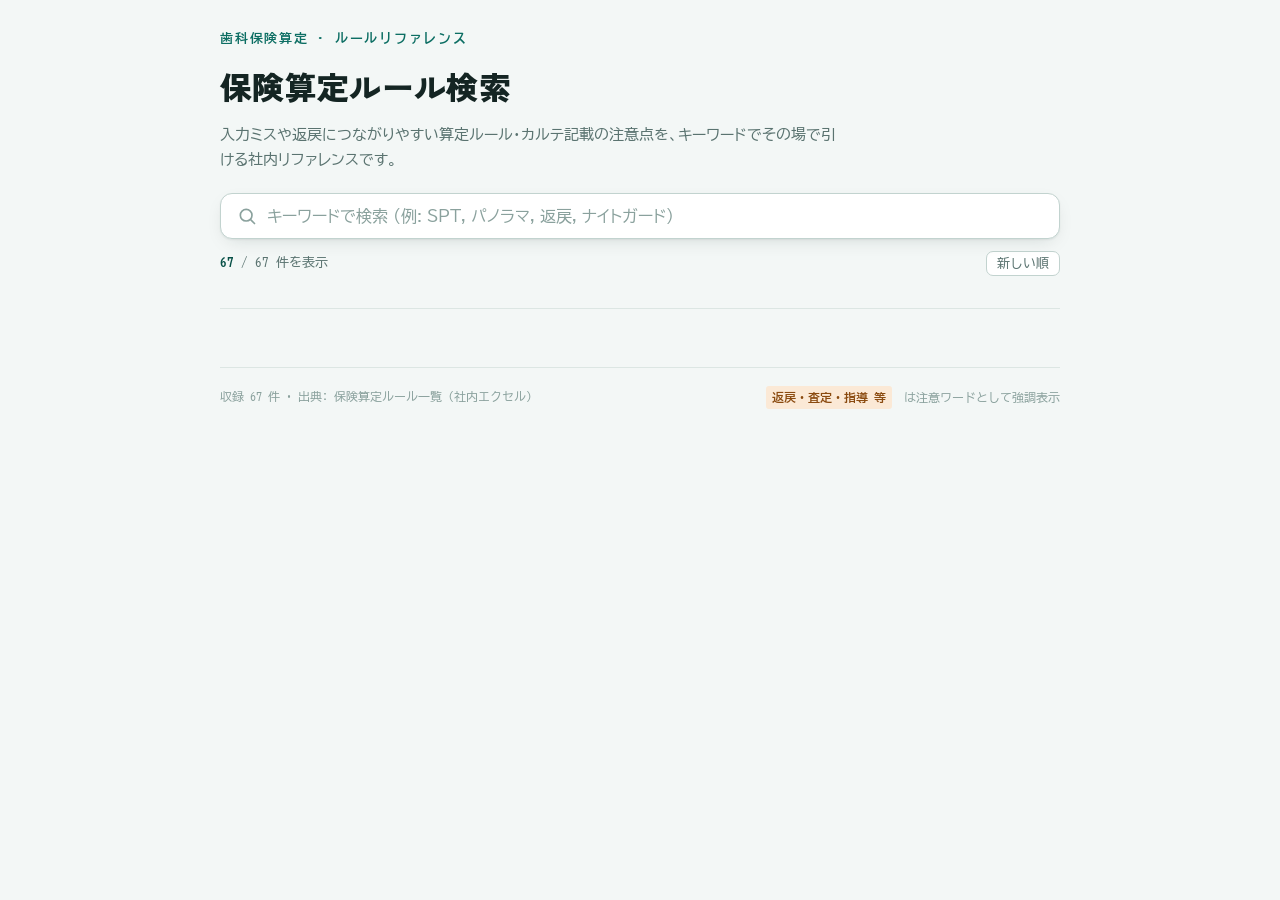
<file: site/template.html>
<!doctype html>
<html lang="ja">
<head>
<meta charset="UTF-8">
<meta name="viewport" content="width=device-width, initial-scale=1">
<title>保険算定ルール検索</title>
<meta name="description" content="歯科の保険算定・カルテ入力で間違いやすいルールをキーワードで検索できる社内リファレンス">
<style>
  @import url('https://fonts.googleapis.com/css2?family=Zen+Kaku+Gothic+New:wght@500;700;900&family=BIZ+UDPGothic:wght@400;700&family=BIZ+UDGothic:wght@400;700&display=swap');

  :root {
    --bg: #F3F7F6;
    --surface: #FFFFFF;
    --surface-2: #E9F1EF;
    --border: #DCE6E3;
    --border-strong: #C2D3CF;
    --ink: #142523;
    --ink-muted: #5A7370;
    --ink-faint: #8AA19D;
    --accent: #0C6E63;
    --accent-strong: #075047;
    --accent-soft: #DCEEEA;
    --accent-on: #FFFFFF;
    --risk-bg: #FBE9D6;
    --risk-ink: #8A4A0F;
    --hit-bg: #FFE27A;
    --hit-ink: #4A3900;
    --shadow: 0 1px 2px rgba(15, 40, 36, 0.06), 0 6px 20px -8px rgba(15, 40, 36, 0.18);
  }

  @media (prefers-color-scheme: dark) {
    :root:not([data-theme="light"]) {
      --bg: #0D1613;
      --surface: #15211D;
      --surface-2: #1C2B26;
      --border: #2A3B35;
      --border-strong: #3A5049;
      --ink: #E9F3F0;
      --ink-muted: #9BB5AF;
      --ink-faint: #6E8983;
      --accent: #55C9B6;
      --accent-strong: #86DDCC;
      --accent-soft: #1B332E;
      --accent-on: #06201B;
      --risk-bg: #3B2A16;
      --risk-ink: #F0B876;
      --hit-bg: #6B5A16;
      --hit-ink: #FBEEB0;
      --shadow: 0 1px 2px rgba(0, 0, 0, 0.3), 0 8px 24px -8px rgba(0, 0, 0, 0.5);
    }
  }

  :root[data-theme="dark"] {
    --bg: #0D1613;
    --surface: #15211D;
    --surface-2: #1C2B26;
    --border: #2A3B35;
    --border-strong: #3A5049;
    --ink: #E9F3F0;
    --ink-muted: #9BB5AF;
    --ink-faint: #6E8983;
    --accent: #55C9B6;
    --accent-strong: #86DDCC;
    --accent-soft: #1B332E;
    --accent-on: #06201B;
    --risk-bg: #3B2A16;
    --risk-ink: #F0B876;
    --hit-bg: #6B5A16;
    --hit-ink: #FBEEB0;
    --shadow: 0 1px 2px rgba(0, 0, 0, 0.3), 0 8px 24px -8px rgba(0, 0, 0, 0.5);
  }

  * { box-sizing: border-box; }
  html, body { margin: 0; padding: 0; }

  body {
    background: var(--bg);
    color: var(--ink);
    font-family: "BIZ UDPGothic", "Hiragino Sans", "Yu Gothic", sans-serif;
    line-height: 1.75;
    -webkit-font-smoothing: antialiased;
  }

  ::selection { background: var(--hit-bg); color: var(--hit-ink); }

  h1, h2 {
    font-family: "Zen Kaku Gothic New", "BIZ UDPGothic", sans-serif;
    text-wrap: balance;
    margin: 0;
  }

  .app {
    max-width: 880px;
    margin: 0 auto;
    padding: 0 20px 64px;
  }

  /* ---- Top bar ---- */
  .topbar {
    position: sticky;
    top: 0;
    z-index: 10;
    background: var(--bg);
    padding-top: 28px;
    padding-bottom: 14px;
    border-bottom: 1px solid var(--border);
  }

  .eyebrow {
    font-family: "BIZ UDGothic", monospace;
    font-size: 12.5px;
    letter-spacing: 0.14em;
    color: var(--accent);
    margin: 0 0 8px;
    font-weight: 700;
  }

  h1 {
    font-size: clamp(24px, 4.4vw, 32px);
    font-weight: 900;
    color: var(--ink);
    letter-spacing: 0.01em;
  }

  .lede {
    margin: 8px 0 20px;
    color: var(--ink-muted);
    font-size: 14.5px;
    max-width: 56ch;
  }

  .search-row {
    position: relative;
    display: flex;
    align-items: center;
    background: var(--surface);
    border: 1.5px solid var(--border-strong);
    border-radius: 12px;
    box-shadow: var(--shadow);
    transition: border-color 0.15s ease;
  }

  .search-row:focus-within {
    border-color: var(--accent);
  }

  .search-icon {
    flex: none;
    width: 20px;
    height: 20px;
    margin-left: 16px;
    color: var(--ink-faint);
  }

  #search {
    flex: 1;
    border: none;
    background: transparent;
    outline: none;
    padding: 14px 8px 14px 10px;
    font-size: 16px;
    font-family: inherit;
    color: var(--ink);
    min-width: 0;
  }

  #search::placeholder { color: var(--ink-faint); }

  #clearSearch {
    flex: none;
    border: none;
    background: none;
    cursor: pointer;
    color: var(--ink-faint);
    width: 40px;
    height: 40px;
    margin-right: 4px;
    border-radius: 8px;
    font-size: 18px;
    display: none;
    align-items: center;
    justify-content: center;
  }

  #clearSearch:hover { background: var(--surface-2); color: var(--ink); }
  #clearSearch.visible { display: flex; }

  .meta-row {
    display: flex;
    align-items: center;
    justify-content: space-between;
    gap: 12px;
    margin-top: 12px;
    font-size: 13px;
    color: var(--ink-muted);
    font-family: "BIZ UDGothic", monospace;
  }

  .meta-row strong {
    color: var(--accent-strong);
    font-weight: 700;
    font-variant-numeric: tabular-nums;
  }

  #sortToggle {
    border: 1px solid var(--border-strong);
    background: var(--surface);
    color: var(--ink-muted);
    font-family: "BIZ UDGothic", monospace;
    font-size: 12.5px;
    padding: 5px 10px;
    border-radius: 7px;
    cursor: pointer;
  }

  #sortToggle:hover { border-color: var(--accent); color: var(--accent-strong); }

  .chip-row {
    display: flex;
    gap: 8px;
    overflow-x: auto;
    padding: 14px 2px 4px;
    scrollbar-width: thin;
  }

  .chip {
    flex: none;
    border: 1px solid var(--border-strong);
    background: var(--surface);
    color: var(--ink-muted);
    font-size: 12.5px;
    padding: 6px 12px;
    border-radius: 999px;
    cursor: pointer;
    white-space: nowrap;
    font-weight: 500;
  }

  .chip:hover { border-color: var(--accent); color: var(--ink); }

  .chip.active {
    background: var(--accent);
    border-color: var(--accent);
    color: var(--accent-on);
    font-weight: 700;
  }

  .chip .count {
    opacity: 0.7;
    font-family: "BIZ UDGothic", monospace;
    margin-left: 3px;
  }

  /* ---- Results ---- */
  main { padding-top: 18px; }

  .card-list {
    list-style: none;
    margin: 0;
    padding: 0;
    display: flex;
    flex-direction: column;
    gap: 12px;
  }

  .card {
    background: var(--surface);
    border: 1px solid var(--border);
    border-radius: 14px;
    padding: 16px 18px;
    box-shadow: var(--shadow);
  }

  .card-head {
    display: flex;
    align-items: baseline;
    gap: 10px;
    flex-wrap: wrap;
    margin-bottom: 6px;
  }

  .card-no {
    font-family: "BIZ UDGothic", monospace;
    font-variant-numeric: tabular-nums;
    font-size: 12px;
    color: var(--ink-faint);
  }

  .card-date {
    font-family: "BIZ UDGothic", monospace;
    font-variant-numeric: tabular-nums;
    font-size: 12px;
    color: var(--ink-faint);
  }

  .card-tag {
    font-family: "BIZ UDGothic", monospace;
    font-size: 11.5px;
    color: var(--accent-strong);
    background: var(--accent-soft);
    padding: 2px 9px;
    border-radius: 999px;
    font-weight: 700;
  }

  .card-title {
    font-family: "Zen Kaku Gothic New", "BIZ UDPGothic", sans-serif;
    font-weight: 700;
    font-size: 16.5px;
    margin: 2px 0 8px;
    color: var(--ink);
  }

  .card-body {
    font-size: 14.5px;
    color: var(--ink);
    white-space: pre-wrap;
  }

  mark.hit {
    background: var(--hit-bg);
    color: var(--hit-ink);
    padding: 0 2px;
    border-radius: 3px;
  }

  span.risk {
    background: var(--risk-bg);
    color: var(--risk-ink);
    padding: 0 2px;
    border-radius: 3px;
    font-weight: 700;
  }

  .empty {
    text-align: center;
    color: var(--ink-muted);
    padding: 64px 20px;
    font-size: 14.5px;
    display: none;
  }

  .empty.visible { display: block; }

  footer {
    margin-top: 40px;
    padding-top: 18px;
    border-top: 1px solid var(--border);
    color: var(--ink-faint);
    font-size: 12px;
    font-family: "BIZ UDGothic", monospace;
    display: flex;
    justify-content: space-between;
    flex-wrap: wrap;
    gap: 6px;
  }

  .legend {
    display: flex;
    align-items: center;
    gap: 6px;
  }

  @media (max-width: 520px) {
    .app { padding: 0 14px 48px; }
    .card { padding: 13px 14px; }
  }

  @media (prefers-reduced-motion: reduce) {
    * { transition: none !important; }
  }
</style>
</head>
<body>
<div class="app">
  <header class="topbar">
    <p class="eyebrow">歯科保険算定 &middot; ルールリファレンス</p>
    <h1>保険算定ルール検索</h1>
    <p class="lede">入力ミスや返戻につながりやすい算定ルール・カルテ記載の注意点を、キーワードでその場で引ける社内リファレンスです。</p>

    <div class="search-row">
      <svg class="search-icon" viewBox="0 0 24 24" fill="none" stroke="currentColor" stroke-width="2" stroke-linecap="round" stroke-linejoin="round" aria-hidden="true">
        <circle cx="11" cy="11" r="7"></circle>
        <line x1="21" y1="21" x2="16.65" y2="16.65"></line>
      </svg>
      <input id="search" type="text" autocomplete="off" placeholder="キーワードで検索 (例: SPT, パノラマ, 返戻, ナイトガード)" aria-label="キーワード検索">
      <button id="clearSearch" type="button" aria-label="検索をクリア">&times;</button>
    </div>

    <div class="meta-row">
      <span><strong id="matchCount">67</strong>&nbsp;/&nbsp;<span id="totalCount">67</span> 件を表示</span>
      <button id="sortToggle" type="button">新しい順</button>
    </div>

    <div class="chip-row" id="chipRow"></div>
  </header>

  <main>
    <ul class="card-list" id="list"></ul>
    <p class="empty" id="empty">該当するルールが見つかりませんでした。キーワードや絞り込みを変えてお試しください。</p>
  </main>

  <footer>
    <span>収録 <span id="footTotal">67</span> 件 &middot; 出典: 保険算定ルール一覧 (社内エクセル)</span>
    <span class="legend"><span class="risk" style="padding:1px 6px;">返戻・査定・指導 等</span>&nbsp;は注意ワードとして強調表示</span>
  </footer>
</div>

<script>
  const DATA = __DATA_JSON__;

  const listEl = document.getElementById('list');
  const emptyEl = document.getElementById('empty');
  const searchEl = document.getElementById('search');
  const clearBtn = document.getElementById('clearSearch');
  const matchCountEl = document.getElementById('matchCount');
  const totalCountEl = document.getElementById('totalCount');
  const footTotalEl = document.getElementById('footTotal');
  const chipRowEl = document.getElementById('chipRow');
  const sortToggleEl = document.getElementById('sortToggle');

  const RISK_TERMS = ['返戻', '査定', '指導', '注意', '中止'];

  let activeGroup = null;   // カテゴリ大分類での絞り込み
  let sortDesc = true;      // true: 新しい順

  function groupOf(category) {
    if (!category) return '未分類';
    const i = category.indexOf('(');
    return i === -1 ? category : category.slice(0, i);
  }

  function parseDate(d) {
    const m = /^(\d{4})\/(\d{2})\/(\d{2})$/.exec(d || '');
    return m ? new Date(+m[1], +m[2] - 1, +m[3]).getTime() : null;
  }

  function escapeHtml(s) {
    return String(s)
      .replace(/&/g, '&amp;')
      .replace(/</g, '&lt;')
      .replace(/>/g, '&gt;')
      .replace(/"/g, '&quot;');
  }

  function escapeRegex(s) {
    return s.replace(/[.*+?^${}()|[\]\\]/g, '\\$&');
  }

  // タグの外側(プレーンテキスト部分)にのみ検索キーワードの <mark> を適用する
  function highlightOutsideTags(html, terms) {
    if (!terms.length) return html;
    return html.replace(/<[^>]+>|[^<]+/g, (chunk) => {
      if (chunk.charAt(0) === '<') return chunk;
      let out = chunk;
      for (const t of terms) {
        if (!t) continue;
        out = out.replace(new RegExp(escapeRegex(t), 'gi'), (m) => '<mark class="hit">' + m + '</mark>');
      }
      return out;
    });
  }

  function renderContent(text, queryTerms) {
    let html = escapeHtml(text || '');
    const riskRe = new RegExp(RISK_TERMS.map(escapeRegex).join('|'), 'g');
    html = html.replace(riskRe, (m) => '<span class="risk">' + m + '</span>');
    html = highlightOutsideTags(html, queryTerms);
    return html;
  }

  function buildChips() {
    const counts = new Map();
    for (const row of DATA) {
      const g = groupOf(row.category);
      counts.set(g, (counts.get(g) || 0) + 1);
    }
    const groups = [...counts.entries()].sort((a, b) => b[1] - a[1]);

    chipRowEl.innerHTML = '';
    const allChip = makeChip('すべて', DATA.length, null);
    chipRowEl.appendChild(allChip);
    for (const [g, c] of groups) {
      chipRowEl.appendChild(makeChip(g, c, g));
    }
  }

  function makeChip(label, count, value) {
    const btn = document.createElement('button');
    btn.type = 'button';
    btn.className = 'chip' + (activeGroup === value ? ' active' : '');
    btn.innerHTML = escapeHtml(label) + '<span class="count">' + count + '</span>';
    btn.addEventListener('click', () => {
      activeGroup = (activeGroup === value) ? null : value;
      render();
    });
    return btn;
  }

  function render() {
    const raw = searchEl.value.trim();
    clearBtn.classList.toggle('visible', raw.length > 0);
    const terms = raw.split(/\s+/).filter(Boolean);

    let rows = DATA.filter((row) => {
      if (activeGroup && groupOf(row.category) !== activeGroup) return false;
      if (!terms.length) return true;
      const hay = (row.category + ' ' + row.title + ' ' + row.content).toLowerCase();
      return terms.every((t) => hay.includes(t.toLowerCase()));
    });

    rows = rows.slice().sort((a, b) => {
      const da = parseDate(a.date);
      const db = parseDate(b.date);
      if (da === null && db === null) return b.no - a.no;
      if (da === null) return 1;
      if (db === null) return -1;
      const diff = da - db;
      return sortDesc ? -diff : diff;
    });

    matchCountEl.textContent = rows.length;
    listEl.innerHTML = '';
    emptyEl.classList.toggle('visible', rows.length === 0);

    const frag = document.createDocumentFragment();
    for (const row of rows) {
      const li = document.createElement('li');
      li.className = 'card';
      const titleHtml = highlightOutsideTags(escapeHtml(row.title || ''), terms);
      const bodyHtml = renderContent(row.content, terms);
      li.innerHTML =
        '<div class="card-head">' +
          '<span class="card-tag">' + escapeHtml(row.category || '未分類') + '</span>' +
          '<span class="card-date">' + escapeHtml(row.date || '日付不明') + '</span>' +
          '<span class="card-no">No.' + row.no + '</span>' +
        '</div>' +
        '<h2 class="card-title">' + titleHtml + '</h2>' +
        '<p class="card-body">' + bodyHtml + '</p>';
      frag.appendChild(li);
    }
    listEl.appendChild(frag);
  }

  searchEl.addEventListener('input', render);
  clearBtn.addEventListener('click', () => {
    searchEl.value = '';
    searchEl.focus();
    render();
  });
  sortToggleEl.addEventListener('click', () => {
    sortDesc = !sortDesc;
    sortToggleEl.textContent = sortDesc ? '新しい順' : '古い順';
    render();
  });

  totalCountEl.textContent = DATA.length;
  footTotalEl.textContent = DATA.length;
  buildChips();
  render();
</script>
</body>
</html>
</file>
<file: assets/style.css>
:root {
  --color-bg: #fdfbf0;
  --color-surface: #ffffff;
  --color-border: #ddd6ac;
  --color-text: #3c3a2c;
  --color-text-muted: #8a8567;
  --color-accent: #8bc34a;
  --color-accent-dark: #4f7a24;
  --color-accent-soft: #eef7de;
  --color-yellow: #ffcd45;
  --color-yellow-dark: #8a6a12;
  --color-yellow-soft: #fff3d0;
  --color-mark: #ffe17a;
  --shadow-card: 0 2px 8px rgba(139, 175, 60, 0.1), 0 1px 2px rgba(139, 175, 60, 0.08);
  --shadow-panel: 0 20px 50px rgba(60, 70, 20, 0.22);
  --radius-md: 12px;
  --radius-lg: 22px;
  font-size: 16px;
}

@media (prefers-color-scheme: dark) {
  :root {
    --color-bg: #14170f;
    --color-surface: #1c2016;
    --color-border: #2c331f;
    --color-text: #edf0e2;
    --color-text-muted: #a3ab8c;
    --color-accent: #9ccc65;
    --color-accent-dark: #b7dd8c;
    --color-accent-soft: #263420;
    --color-yellow: #ffd766;
    --color-yellow-dark: #ffe9ad;
    --color-yellow-soft: #3a3013;
    --color-mark: #6a5a1f;
    --shadow-card: 0 1px 2px rgba(0, 0, 0, 0.4);
    --shadow-panel: 0 20px 50px rgba(0, 0, 0, 0.6);
  }
}

* { box-sizing: border-box; }

html, body {
  margin: 0;
  padding: 0;
  background: var(--color-bg);
  color: var(--color-text);
  font-family: "Noto Sans JP", "Hiragino Kaku Gothic ProN", "Yu Gothic", sans-serif;
  line-height: 1.7;
}

.sr-only {
  position: absolute;
  width: 1px; height: 1px;
  overflow: hidden;
  clip: rect(0 0 0 0);
  white-space: nowrap;
}

button {
  font-family: inherit;
  cursor: pointer;
}

/* ---------- Header ---------- */

.site-header {
  position: sticky;
  top: 0;
  z-index: 20;
  background: var(--color-surface);
  border-bottom: 1px solid var(--color-border);
}

.site-header::before {
  content: "";
  display: block;
  height: 5px;
  background: linear-gradient(90deg, var(--color-yellow), var(--color-accent));
}

.header-inner {
  max-width: 1120px;
  margin: 0 auto;
  padding: 14px 20px;
  display: flex;
  align-items: center;
  gap: 24px;
  flex-wrap: wrap;
}

.brand {
  display: flex;
  align-items: center;
  gap: 10px;
  text-decoration: none;
  color: inherit;
  flex-shrink: 0;
}

.brand-mark {
  width: 40px;
  height: 40px;
  object-fit: contain;
  flex-shrink: 0;
}

.brand-text {
  display: flex;
  flex-direction: column;
  line-height: 1.3;
}

.brand-title {
  font-weight: 700;
  font-size: 1.15rem;
  color: var(--color-text);
}

.search-wrap {
  position: relative;
  flex: 1 1 320px;
  max-width: 560px;
  margin-left: auto;
}

#search-input {
  width: 100%;
  padding: 11px 40px 11px 16px;
  border-radius: 999px;
  border: 1px solid var(--color-border);
  background: var(--color-bg);
  color: var(--color-text);
  font-size: 0.95rem;
}

#search-input:focus {
  outline: 2px solid var(--color-accent-dark);
  outline-offset: 1px;
}

#search-clear {
  position: absolute;
  right: 6px;
  top: 50%;
  transform: translateY(-50%);
  width: 28px;
  height: 28px;
  border: none;
  background: transparent;
  color: var(--color-text-muted);
  font-size: 1.2rem;
  border-radius: 50%;
  display: none;
}

#search-clear.visible {
  display: block;
}

#search-clear:hover {
  background: var(--color-accent-soft);
  color: var(--color-accent-dark);
}

.post-open-btn {
  flex-shrink: 0;
  border: none;
  border-radius: 999px;
  padding: 10px 18px;
  font-size: 0.9rem;
  font-weight: 700;
  color: #4a3a08;
  background: var(--color-yellow);
  box-shadow: 0 2px 6px rgba(139, 175, 60, 0.15);
}

.post-open-btn:hover {
  filter: brightness(1.05);
}

/* スマホ幅では、タイトルと投稿ボタンを同じ行に、検索欄はその下に全幅で表示する */
@media (max-width: 700px) {
  .brand {
    order: 1;
  }

  .post-open-btn {
    order: 2;
    margin-left: auto;
    align-self: flex-start;
  }

  .search-wrap {
    order: 3;
    flex-basis: 100%;
    margin-left: 0;
  }
}

/* ---------- View tabs (現在の情報 / アーカイブ) ---------- */

.view-tabs-wrap {
  background: var(--color-surface);
  border-bottom: 1px solid var(--color-border);
}

.view-tabs {
  max-width: 1120px;
  margin: 0 auto;
  padding: 10px 20px 0;
  display: flex;
  gap: 6px;
}

.view-tab {
  border: none;
  background: transparent;
  padding: 10px 16px;
  font-size: 0.9rem;
  font-weight: 600;
  color: var(--color-text-muted);
  border-radius: 10px 10px 0 0;
  border-bottom: 3px solid transparent;
}

.view-tab:hover {
  background: var(--color-accent-soft);
}

.view-tab.active {
  color: var(--color-accent-dark);
  border-bottom-color: var(--color-accent-dark);
}

/* ---------- Layout ---------- */

.layout {
  max-width: 1120px;
  margin: 0 auto;
  padding: 24px 20px 60px;
  display: grid;
  grid-template-columns: 240px 1fr;
  gap: 28px;
  align-items: start;
}

@media (max-width: 820px) {
  .layout {
    grid-template-columns: 1fr;
  }
}

/* ---------- Sidebar ---------- */

.sidebar {
  position: sticky;
  top: 82px;
  background: var(--color-surface);
  border: 1px solid var(--color-border);
  border-radius: var(--radius-lg);
  padding: 16px;
}

@media (max-width: 820px) {
  .sidebar {
    position: static;
  }
}

.sidebar-title {
  margin: 0 0 10px;
  font-size: 0.85rem;
  color: var(--color-text-muted);
  font-weight: 600;
  letter-spacing: 0.04em;
}

.category-list {
  list-style: none;
  margin: 0;
  padding: 0;
  display: flex;
  flex-direction: column;
  gap: 2px;
}

.category-list button {
  width: 100%;
  display: flex;
  justify-content: space-between;
  gap: 8px;
  align-items: center;
  padding: 8px 10px;
  border: none;
  background: transparent;
  border-radius: var(--radius-md);
  color: var(--color-text);
  font-size: 0.9rem;
  text-align: left;
}

.category-list button:hover {
  background: var(--color-accent-soft);
}

.category-list button.active {
  background: var(--color-accent-soft);
  color: var(--color-accent-dark);
  font-weight: 700;
}

.category-list .count {
  font-size: 0.78rem;
  color: var(--color-text-muted);
  background: var(--color-bg);
  border-radius: 999px;
  padding: 1px 8px;
  min-width: 26px;
  text-align: center;
}

.category-list button.active .count {
  background: rgba(255, 255, 255, 0.6);
  color: var(--color-accent-dark);
}

/* ---------- Content ---------- */

.content-toolbar {
  display: flex;
  align-items: center;
  justify-content: space-between;
  gap: 12px;
  margin-bottom: 14px;
  flex-wrap: wrap;
}

.result-count {
  margin: 0;
  color: var(--color-text-muted);
  font-size: 0.9rem;
}

.sort-label {
  font-size: 0.85rem;
  color: var(--color-text-muted);
  display: flex;
  align-items: center;
  gap: 6px;
}

#sort-select {
  padding: 6px 8px;
  border-radius: 8px;
  border: 1px solid var(--color-border);
  background: var(--color-surface);
  color: var(--color-text);
}

.rule-list {
  list-style: none;
  margin: 0;
  padding: 0;
  display: flex;
  flex-direction: column;
  gap: 12px;
}

.rule-card {
  background: var(--color-surface);
  border: 1px solid var(--color-border);
  border-radius: var(--radius-lg);
  box-shadow: var(--shadow-card);
  overflow: hidden;
  transition: border-color 0.15s ease, box-shadow 0.15s ease;
}

.rule-card:hover {
  border-color: var(--color-accent-dark);
  box-shadow: 0 2px 10px rgba(79, 122, 36, 0.18);
}

.rule-card-btn {
  width: 100%;
  text-align: left;
  background: none;
  border: none;
  padding: 16px 18px;
  color: inherit;
  display: block;
}

.rule-card-btn:hover .rule-title,
.rule-card-btn:focus-visible .rule-title {
  color: var(--color-accent-dark);
}

.rule-meta {
  display: flex;
  align-items: center;
  gap: 8px;
  flex-wrap: wrap;
  margin-bottom: 6px;
}

.rule-badge {
  font-size: 0.72rem;
  font-weight: 700;
  color: var(--color-yellow-dark);
  background: var(--color-yellow-soft);
  border-radius: 999px;
  padding: 2px 10px;
}

.rule-date {
  font-size: 0.78rem;
  color: var(--color-text-muted);
}

.rule-photo-badge {
  font-size: 0.72rem;
  color: var(--color-accent-dark);
  background: var(--color-accent-soft);
  border-radius: 999px;
  padding: 2px 10px;
}

.rule-views {
  font-size: 0.72rem;
  color: var(--color-text-muted);
  border: 1px solid var(--color-border);
  border-radius: 999px;
  padding: 1px 9px;
}

.rule-file-badge {
  font-size: 0.72rem;
  color: var(--color-yellow-dark);
  background: var(--color-yellow-soft);
  border-radius: 999px;
  padding: 2px 10px;
}

.rule-title {
  margin: 0 0 6px;
  font-size: 1.03rem;
  font-weight: 700;
  color: var(--color-text);
}

.rule-snippet {
  margin: 0;
  font-size: 0.88rem;
  color: var(--color-text-muted);
  display: -webkit-box;
  -webkit-line-clamp: 2;
  -webkit-box-orient: vertical;
  overflow: hidden;
}

mark {
  background: var(--color-mark);
  color: inherit;
  border-radius: 3px;
  padding: 0 1px;
}

.empty-state {
  text-align: center;
  color: var(--color-text-muted);
  padding: 60px 20px;
  border: 1px dashed var(--color-border);
  border-radius: var(--radius-lg);
}

/* ---------- Detail overlay ---------- */

.detail-overlay {
  position: fixed;
  inset: 0;
  background: rgba(10, 20, 24, 0.5);
  display: flex;
  align-items: flex-start;
  justify-content: center;
  padding: 40px 16px;
  overflow-y: auto;
  z-index: 50;
}

.detail-overlay[hidden] { display: none; }

.detail-panel {
  position: relative;
  background: var(--color-surface);
  border-radius: var(--radius-lg);
  max-width: 680px;
  width: 100%;
  padding: 32px 28px 28px;
  box-shadow: var(--shadow-panel);
}

.detail-close {
  position: absolute;
  top: 14px;
  right: 14px;
  width: 32px;
  height: 32px;
  border-radius: 50%;
  border: none;
  background: var(--color-bg);
  color: var(--color-text-muted);
  font-size: 1.3rem;
  line-height: 1;
}

.detail-close:hover {
  background: var(--color-accent-soft);
  color: var(--color-accent-dark);
}

.detail-body .rule-meta { margin-bottom: 10px; }

.detail-body h2 {
  margin: 0 0 4px;
  font-size: 1.3rem;
  color: var(--color-text);
}

.detail-body .rule-no {
  color: var(--color-text-muted);
  font-size: 0.8rem;
  margin-bottom: 18px;
}

.detail-body .rule-detail-text {
  font-size: 0.98rem;
  color: var(--color-text);
}

.detail-body .rule-detail-text p {
  margin: 0 0 0.6em;
}

.rule-images {
  margin-top: 18px;
  display: grid;
  grid-template-columns: repeat(auto-fill, minmax(120px, 1fr));
  gap: 10px;
}

.rule-images a {
  display: block;
  border-radius: var(--radius-md);
  overflow: hidden;
  border: 1px solid var(--color-border);
}

.rule-images img {
  display: block;
  width: 100%;
  height: 130px;
  object-fit: cover;
  background: var(--color-bg);
  transition: transform 0.15s ease;
}

.rule-images a:hover img {
  transform: scale(1.05);
}

.rule-files {
  margin-top: 18px;
  display: flex;
  flex-direction: column;
  gap: 8px;
}

.rule-file-link {
  display: inline-flex;
  align-items: center;
  gap: 6px;
  padding: 10px 14px;
  border-radius: var(--radius-md);
  border: 1px solid var(--color-border);
  background: var(--color-yellow-soft);
  color: var(--color-yellow-dark);
  font-weight: 700;
  font-size: 0.92rem;
  text-decoration: none;
  width: fit-content;
}

.rule-file-link:hover {
  filter: brightness(0.97);
}

.detail-actions {
  margin-top: 22px;
  display: flex;
  gap: 10px;
}

.detail-actions button {
  border: 1px solid var(--color-border);
  background: var(--color-bg);
  color: var(--color-text);
  border-radius: 8px;
  padding: 7px 14px;
  font-size: 0.85rem;
}

.detail-actions button:hover {
  background: var(--color-accent-soft);
  border-color: var(--color-accent);
  color: var(--color-accent-dark);
}

/* ---------- Post password overlay ---------- */

.post-panel {
  max-width: 380px;
}

.post-title {
  margin: 0 0 6px;
  font-size: 1.15rem;
  color: var(--color-text);
}

.post-desc {
  margin: 0 0 16px;
  font-size: 0.9rem;
  color: var(--color-text-muted);
}

.post-form {
  display: flex;
  gap: 8px;
}

#post-password {
  flex: 1;
  padding: 10px 14px;
  border-radius: 999px;
  border: 1px solid var(--color-border);
  background: var(--color-bg);
  color: var(--color-text);
  font-size: 0.95rem;
}

#post-password:focus {
  outline: 2px solid var(--color-accent-dark);
  outline-offset: 1px;
}

.post-form button {
  border: none;
  border-radius: 999px;
  padding: 10px 20px;
  font-weight: 700;
  color: #fff;
  background: var(--color-accent-dark);
}

.post-form button:hover {
  filter: brightness(1.1);
}

.post-error {
  margin: 12px 0 0;
  font-size: 0.85rem;
  color: #b3261e;
}

/* ---------- Footer ---------- */

.site-footer {
  text-align: center;
  color: var(--color-text-muted);
  font-size: 0.78rem;
  padding: 20px 20px 40px;
}

.site-footer code {
  background: var(--color-accent-soft);
  padding: 1px 6px;
  border-radius: 4px;
}
</file>
